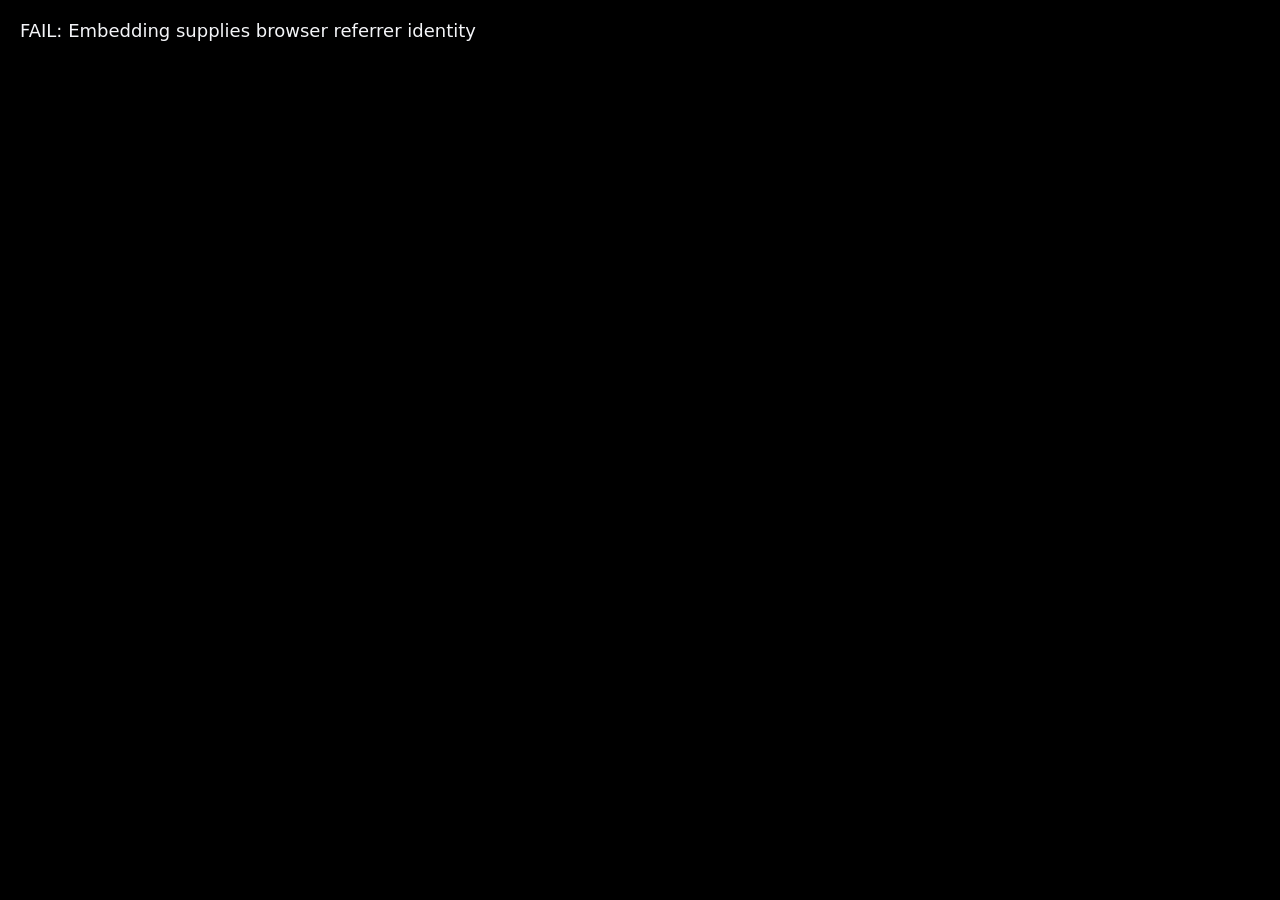
<file: tests/embedded-player.html>
<!doctype html><meta charset="utf-8"><title>BWOS embedded player regression</title>
<link rel="stylesheet" href="../ui/css/app.css"><div id="results" style="position:fixed;z-index:1000;padding:20px;font-size:18px">Running…</div><aside id="embedded-player" class="embedded-player"></aside>
<script type="module">
import {YouTubePlayer} from '../ui/js/youtube-player.js';
import {focus} from '../ui/js/focus.js';
import {playbackScope,focusPlayback,leavePlayback} from '../ui/js/playback.js';
const assert=(condition,message)=>{if(!condition)throw Error(message);};
const reports=[],instances=[];
class FakePlayer {
  constructor(mount,options){this.options=options;this.state=2;this.position=0;this.destroyed=false;this.iframe=document.createElement('iframe');mount.replaceWith(this.iframe);instances.push(this);queueMicrotask(()=>options.events.onReady({target:this}));}
  getIframe(){return this.iframe;} getPlayerState(){return this.state;} getCurrentTime(){return this.position;} getDuration(){return 120;}
  playVideo(){this.state=1;} pauseVideo(){this.state=2;} seekTo(value){this.position=value;} destroy(){this.destroyed=true;this.iframe.remove();}
  cuePlaylist(ids,index,start){this.ids=ids;this.index=index;this.position=start;this.state=5;}
  loadPlaylist(ids,index,start){this.cuePlaylist(ids,index,start);this.state=1;}
  getPlaylist(){return this.ids;} getPlaylistIndex(){return this.index;}
  playVideoAt(index){this.index=index;this.position=0;this.state=1;this.options.events.onStateChange({data:1});}
}
const root=document.getElementById('embedded-player');
const native=new YouTubePlayer(root,{sdk:async()=>({Player:FakePlayer}),report:async data=>reports.push({...data}),progress:async()=>{},openApp:async()=>{}});
try {
  await native.play({id:'zTSXiF_cxG8',title:'First video',position:31.8});
  assert(native.player.options.playerVars.start===31,'Continue watching starts from the saved position');
  assert(!root.hidden && native.player.state===1,'Visible player starts from one user selection');
  const fullscreen=root.getBoundingClientRect();
  assert(fullscreen.x===0 && fullscreen.y===0 && fullscreen.width===innerWidth && fullscreen.height===innerHeight,'Opening a video fills the entire viewport');
  native.hideControls();assert(root.classList.contains('controls-hidden') && getComputedStyle(native.controls.parentElement).display==='none','Idle controls leave the video unobstructed');
  assert(await native.handleInput('accept') && native.player.state===2,'A / phone select toggles playback in viewing mode');
  await native.handleInput('playPause');assert(native.player.state===1,'Explicit phone Play/Pause toggles playback');
  await native.handleInput('right');assert(native.player.position===10,'Right seeks in viewing mode');
  await native.handleInput('left');assert(native.player.position===0,'Left seeks back');
  native.player.state=3;await native.heartbeat();assert(native.status.textContent.startsWith('Buffering'),'Buffering is not mislabeled as paused');
  await native.control('toggle');assert(native.player.state===2,'Toggle pauses buffering playback');await native.control('resume');
  const nativeFrame=native.player.iframe.contentWindow;
  window.dispatchEvent(new MessageEvent('message',{origin:'https://untrusted.example',source:nativeFrame,data:{type:'bwos-native-controls-state',active:true,ok:true}}));
  assert(!native.controlsMode,'Untrusted frame responses cannot enter menu navigation');
  const navigation=native.handleInput('up');
  window.dispatchEvent(new MessageEvent('message',{origin:'https://www.youtube.com',source:nativeFrame,data:{type:'bwos-native-controls-state',active:true,ok:true}}));
  assert(await navigation && native.controlsMode,'Provider adapter acknowledgement enters native navigation');
  window.dispatchEvent(new MessageEvent('message',{origin:'https://www.youtube.com',source:nativeFrame,data:{type:'bwos-native-controls-state',active:false,ok:true}}));
  const bridge=[];
  native.nativeControl=async action=>{bridge.push(action);native.controlsMode=action!=='back' && action!=='hide';return true;};
  await native.handleInput('up');assert(native.controlsMode && bridge.at(-1)==='up','Up enters the provider controls instead of a separate BWOS bar');
  assert(!await native.handleInput('home') && bridge.at(-1)==='up','Home bypasses native menus and remains available to BWOS');
  const videoBounds=native.slot.getBoundingClientRect();
  assert(videoBounds.width===innerWidth && videoBounds.height===innerHeight && getComputedStyle(native.controls.parentElement).display==='none','Showing controls preserves the full video viewport and has no separate bar');
  await native.handleInput('right');assert(bridge.at(-1)==='right' && native.player.position===0,'D-pad navigates native controls without also seeking');
  await native.handleInput('options');assert(bridge.at(-1)==='settings','Options opens provider playback settings');
  await native.handleInput('back');assert(!native.controlsMode && !native.docked,'Back first leaves the control bar');
  native.showControls();
  assert(native.player.iframe.referrerPolicy==='strict-origin-when-cross-origin','Embedding supplies browser referrer identity');
  native.heartbeat();
  assert(getComputedStyle(native.controls.querySelector('[data-action="retry"]')).display==='none','A healthy player hides Retry visually and from controller focus');
  native.setDocked(true); assert(root.classList.contains('docked') && native.player.state===1,'Home keeps a single visible playing iframe');
  const shelf=document.createElement('button'); shelf.dataset.focus=''; shelf.textContent='Underlying Home card'; shelf.style.cssText='position:fixed;inset:500px 0 0;'; document.body.append(shelf);
  focus.setScope(playbackScope); focus.set(shelf); focusPlayback(); focus.move('right');
  assert(focus.current.dataset.action==='focus','D-pad stays within mini-player controls instead of selecting an overlapping Home card');
  leavePlayback(); assert(focus.current===shelf,'Back can leave the mini-player control scope'); shelf.remove();
  await native.control('seekForward','20'); assert(native.player.position===20,'Voice seek uses its requested interval');
  native.cover(true); assert(native.player.state===2,'A hidden/covered player pauses');
  native.player.state=3;native.player.options.events.onStateChange({data:3});assert(native.player.state===2,'Late buffering while covered cannot restart playback');
  let rejected=false;try{await native.control('resume');}catch{rejected=true;}assert(rejected,'A hidden player cannot resume');
  native.cover(false); await native.control('resume'); assert(native.player.state===1,'Visible paused player can resume');
  await native.play({id:'M7lc1UVf-VE',title:'Queue first',position:12},[{id:'M7lc1UVf-VE',title:'Queue first'},{id:'jNQXAC9IVRw',title:'Queue next'}]);
  const queuedPlayer=native.player,queuedFrame=queuedPlayer.iframe;
  assert(queuedPlayer.ids.length===2 && queuedPlayer.position===12,'Native playlist preserves the selected resume position');
  await native.control('nextMedia');
  assert(native.player===queuedPlayer && native.player.iframe===queuedFrame && native.video.id==='jNQXAC9IVRw','Next uses the native queue without recreating the iframe');
  queuedPlayer.index=0;queuedPlayer.options.events.onStateChange({data:1});
  assert(native.video.id==='M7lc1UVf-VE' && native.title.textContent==='Queue first','Native queue changes update BWOS metadata');
  native.setDocked(true);await native.control('nextMedia');assert(native.docked && native.video.id==='jNQXAC9IVRw','Background Next keeps the floating player docked');
  const first=native.player; await native.play({id:'abcdefghijk',title:'Second video'}); assert(first.destroyed && root.querySelectorAll('iframe').length===1,'A new video replaces rather than duplicates the player');
  native.player.options.events.onError({data:150}); assert(native.error.includes('must be watched on YouTube'),'Provider embedding refusal has an explicit Open YouTube recovery');
  assert(getComputedStyle(native.slot).display==='none' && getComputedStyle(native.controls.parentElement).display!=='none','Error recovery replaces the failed video instead of covering it');
  assert(native.controls.querySelector('[data-action="toggle"]').disabled,'Failed player does not promise Play');
  const failed=native.player;failed.options.events.onReady({target:failed});
  assert(failed.destroyed && !native.player && !native.ready,'Late readiness after failure cannot start a hidden ghost player');
  await native.close(); assert(root.hidden && reports.at(-1).ended,'Closing expires the local player after its pending report');
  let release; native.sdk=()=>new Promise(resolve=>{release=resolve;});
  const pending=native.play({id:'zTSXiF_cxG8',title:'Cancelled setup'}); await native.close(); release({Player:FakePlayer}); await pending;
  assert(root.hidden && root.querySelectorAll('iframe').length===0,'Closing during setup prevents a late ghost player');
  clearInterval(native.timer);
  document.getElementById('results').textContent='PASS: full-size playback, native queue without iframe replacement, metadata changes, menu bridge, docked Next, hidden pause and late-ready recovery.';
}catch(error){clearInterval(native.timer);document.getElementById('results').textContent='FAIL: '+error.message;}
</script>
</file>
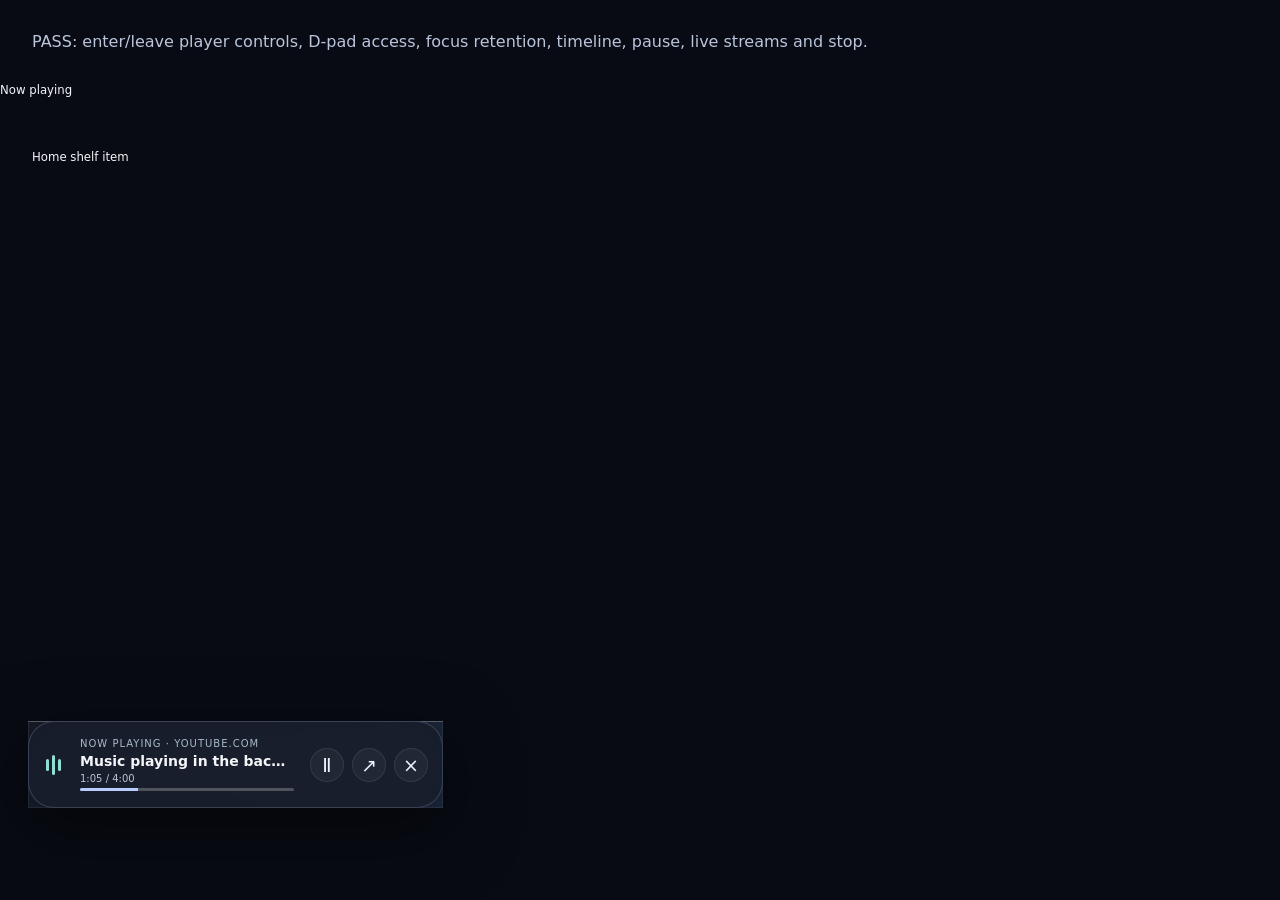
<file: tests/playback-ui.html>
<!doctype html>
<meta charset="utf-8">
<title>BWOS playback regression fixture</title>
<link rel="stylesheet" href="../ui/css/app.css">
<style>#results { padding:32px; font-size:16px; color:#bac5dc; }</style>
<div id="results">Checking floating controls…</div>
<button id="playback-status" data-focus hidden>Now playing</button>
<div class="row" style="position:absolute;top:150px;left:32px" data-row="fixture"><button id="home-card" data-focus>Home shelf item</button></div>
<div id="now-playing" class="now-playing"></div>
<div class="modal"><button data-focus style="position:fixed;left:32px;top:200px">Closed modal action</button></div>
<script type="module">
import { renderPlayback, focusPlayback, leavePlayback } from '../ui/js/playback.js';
import { focus } from '../ui/js/focus.js';
const root = document.getElementById('now-playing');
const assert = (condition, message) => { if (!condition) throw Error(message); };
try {
  const player = { id:'42', url:'https://www.youtube.com/tv', title:'Music playing in the background', paused:false, position:65.5, duration:240 };
  renderPlayback([player]);
  const homeCard = document.getElementById('home-card');
  focus.set(homeCard);
  assert(focusPlayback() && focus.current.closest('#now-playing'), 'X / Square enters floating controls from a shelf');
  assert(leavePlayback() && focus.current === homeCard, 'B / Circle returns to the previous item');
  focus.move('down');
  assert(focus.current.closest('#now-playing'), 'D-pad down can reach controls from the last shelf');
  assert(!document.getElementById('playback-status').hidden, 'The Now playing entry is visible');
  const row = root.firstElementChild;
  const pause = root.querySelector('[data-action="pause"]');
  focus.set(pause, { silent:true, instant:true });
  renderPlayback([{ ...player, position:67.5 }]);
  assert(root.firstElementChild === row, 'Playback updates must preserve the animated cloud');
  assert(focus.current === pause && pause.isConnected, 'Playback updates must preserve controller focus');
  assert(root.querySelector('.now-playing-time').textContent === '1:07 / 4:00', 'Elapsed playback time must advance');
  assert(root.querySelector('progress').value === 67.5, 'Progress must advance');
  renderPlayback([{ ...player, paused:true, position:67.5 }]);
  assert(root.querySelector('[data-action="resume"]'), 'Pause switches to a Play control');
  assert(focus.current.isConnected, 'Pause preserves usable controller focus');
  renderPlayback([{ ...player, duration:0 }]);
  assert(root.querySelector('progress').hidden, 'Live streams hide their duration bar');
  renderPlayback([{ ...player, paused:true, canControl:false, error:'YouTube could not play this video. Retry the player.' }]);
  assert(root.querySelector('[data-action="retry"][data-focus]'), 'Failed players expose controller-accessible Retry');
  assert(root.querySelector('[data-action="resume"]').disabled, 'Failed players do not offer a misleading Play action');
  renderPlayback([]);
  assert(root.hidden, 'Stopped players hide the cloud');
  renderPlayback([player]);
  document.getElementById('results').textContent = 'PASS: enter/leave player controls, D-pad access, focus retention, timeline, pause, live streams and stop.';
} catch (error) { document.getElementById('results').textContent = 'FAIL: ' + error.message; }
</script>
</file>
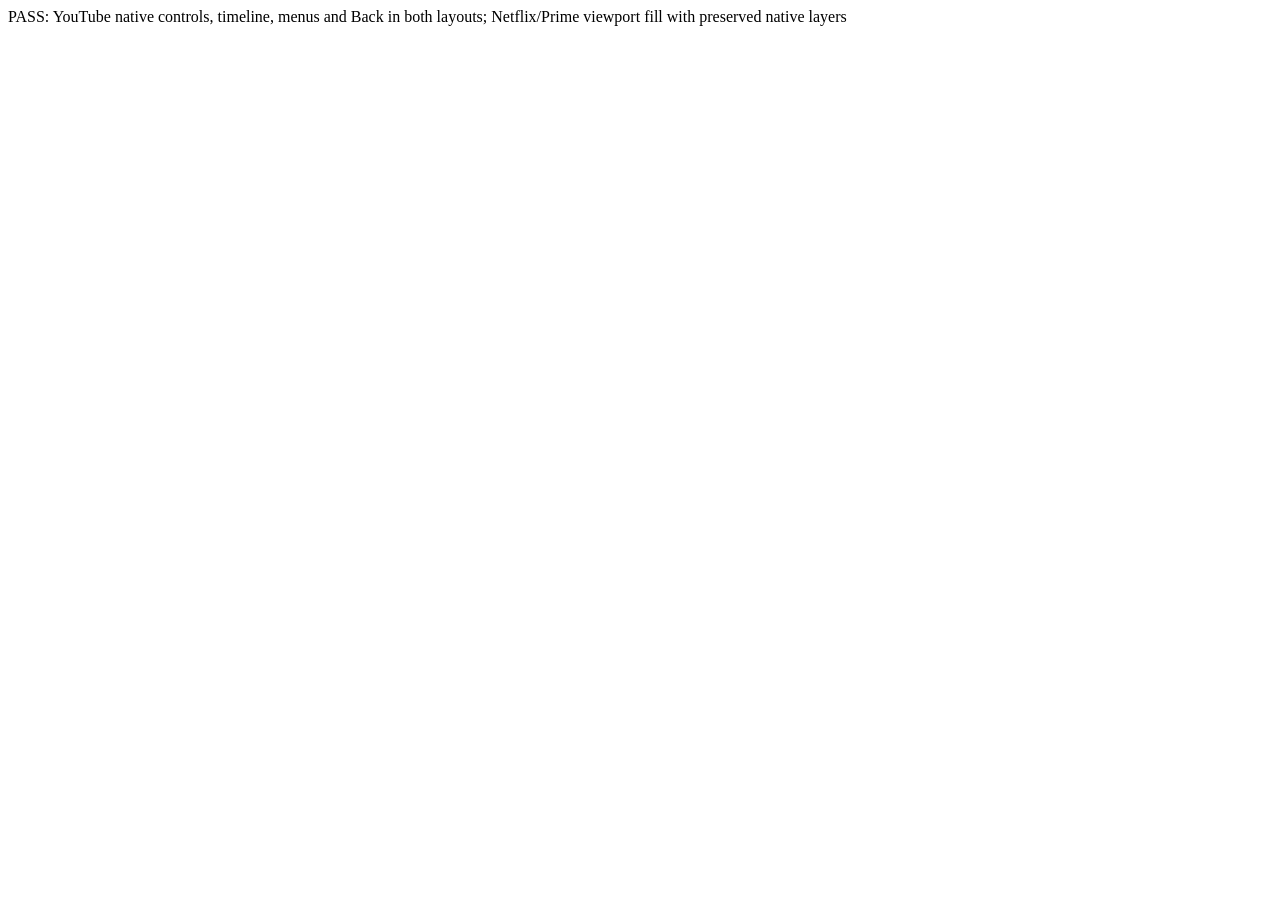
<file: tests/provider-player.html>
<!doctype html><meta charset="utf-8"><title>BWOS provider fullscreen regression</title>
<div id="results">Running…</div>
<script type="module">
const source=await (await fetch('../extensions/bwos-tv/remote.js')).text();
const css=await (await fetch('../extensions/bwos-tv/remote.css')).text();
const assert=(value,message)=>{if(!value)throw Error(message);};
try {
  for(const mobile of [false,true]) {
    const frame=document.createElement('iframe');frame.style.cssText='width:960px;height:540px;border:0';document.body.append(frame);
    const doc=frame.contentDocument,win=frame.contentWindow;
    const playClass=mobile?'player-control-play-pause-icon':'ytp-play-button';
    const settingsClass=mobile?'player-settings-icon':'ytp-settings-button';
    const sliderClass=mobile?'ytPlayerProgressBarDragContainer':'ytp-progress-bar';
    doc.body.innerHTML=`<style>body{margin:0}#movie_player{width:100vw;height:100vh;background:#111}button{width:100px;height:50px}.native-controls{position:absolute;bottom:0}[role=slider]{width:90vw;height:30px}[role=menuitem]{display:block;height:40px;width:300px}</style><div id="movie_player"><video></video><div class="native-controls ytp-chrome-controls"><div role="slider" tabindex="0" class="${sliderClass}"></div><button class="${playClass}">Play</button><button class="${settingsClass}">Settings</button></div></div><div class="ytp-settings-menu" role="menu" style="display:none"><button role="menuitem">Quality</button><button role="menuitem">Captions</button></div>`;
    const replies=[],handlers={};let clicks=0,seeks=0;
    const parent={postMessage:message=>replies.push(message)},standalone={parent};
    const play=doc.querySelector('.'+playClass),settings=doc.querySelector('.'+settingsClass),menu=doc.querySelector('[role=menu]'),bar=doc.querySelector('[role=slider]');
    play.onclick=()=>clicks++;settings.onclick=()=>{menu.style.display=menu.style.display==='none'?'block':'none';};
    bar.addEventListener('keydown',event=>{if(event.key==='ArrowRight' && event.keyCode===39)seeks++;});
    const initialize=new win.Function('window','location','chrome','addEventListener','setTimeout','clearTimeout',source);
    initialize(standalone,{hostname:'www.youtube.com',pathname:'/embed/M7lc1UVf-VE'},{runtime:{sendMessage(){}}},(type,handler)=>{handlers[type]=handler;},()=>0,()=>{});
    const command=action=>handlers.message({source:parent,origin:'http://127.0.0.1:47913',data:{type:'bwos-native-controls',action}});
    command('up');assert(doc.activeElement===bar,'Controller focuses the native timeline');
    command('right');assert(seeks===1,'Native timeline receives one seek');
    command('down');command('accept');assert(clicks===1,'Controller activates the native Play button');
    command('settings');command('down');assert(doc.activeElement.textContent==='Quality','Controller reaches the native settings item');
    command('back');assert(menu.style.display==='none','Back dismisses native menus');
    command('back');assert(replies.at(-1).active===false,'Back returns to viewing');
    assert(!doc.querySelector('#bwos-ring,#bwos-hint'),'Embedded player receives no foreign overlay');
    assert(doc.querySelector('#movie_player').getBoundingClientRect().height===win.innerHeight,'Controls do not shrink the video');
    frame.remove();
  }
  for(const hostname of ['www.netflix.com','www.primevideo.com']) {
    const frame=document.createElement('iframe');frame.style.cssText='width:960px;height:540px;border:0';document.body.append(frame);
    const doc=frame.contentDocument,win=frame.contentWindow;
    doc.body.innerHTML='<style>'+css+'</style><div class="watch-video--player-view atvwebplayersdk-player-container" style="width:500px;height:280px"><video style="width:100%;height:100%"></video><button id="captions">Native captions</button><div id="ad-container" style="display:none">Native advertisement layer</div></div>';
    const video=doc.querySelector('video'),box=video.parentElement;let paused=false;
    Object.defineProperties(video,{duration:{get:()=>hostname.includes('netflix')?60:600},paused:{get:()=>paused},muted:{get:()=>false},readyState:{get:()=>4}});
    video.play=async()=>{paused=false;};video.pause=()=>{paused=true;};
    const keys=[];
    const chrome={runtime:{onMessage:{addListener(){}},sendMessage(message,reply){reply?.({});}},storage:{local:{get(key,reply){reply({home:'http://127.0.0.1:47913/'});}}}};
    const standalone={dispatchEvent:event=>win.dispatchEvent(event)};standalone.top=standalone;
    const initialize=new win.Function('window','location','chrome','history','setInterval','setTimeout','addEventListener',source);
    initialize(standalone,{hostname,pathname:hostname.includes('netflix')?'/watch/123':'/detail/ABC',href:'https://'+hostname+'/watch/123',hash:'#bwos-play'},chrome,{replaceState(){}},()=>0,()=>0,(type,handler)=>{if(type==='keydown')keys.push(handler);});
    video.dispatchEvent(new win.Event('playing',{bubbles:true}));
    const rect=box.getBoundingClientRect();
    assert(box.classList.contains('bwos-fill') && rect.width===win.innerWidth && rect.height===win.innerHeight,hostname+' player fills its viewport');
    assert(box.contains(doc.querySelector('#captions')) && box.contains(doc.querySelector('#ad-container')),'Native controls, captions and advertising layers stay with the player');
    let stopped=false;const event={key:'Enter',preventDefault(){},stopImmediatePropagation(){stopped=true;}};
    for(const key of keys){key(event);if(stopped)break;}
    assert(paused,'Controller select toggles the filled provider player');
    stopped=false;event.key='Escape';for(const key of keys){key(event);if(stopped)break;}
    assert(!box.classList.contains('bwos-fill'),'Back exits filled playback without removing the player');
    frame.remove();
  }
  document.querySelector('#results').textContent='PASS: YouTube native controls, timeline, menus and Back in both layouts; Netflix/Prime viewport fill with preserved native layers';
}catch(error){document.querySelector('#results').textContent='FAIL: '+error.message;throw error;}
</script>
</file>
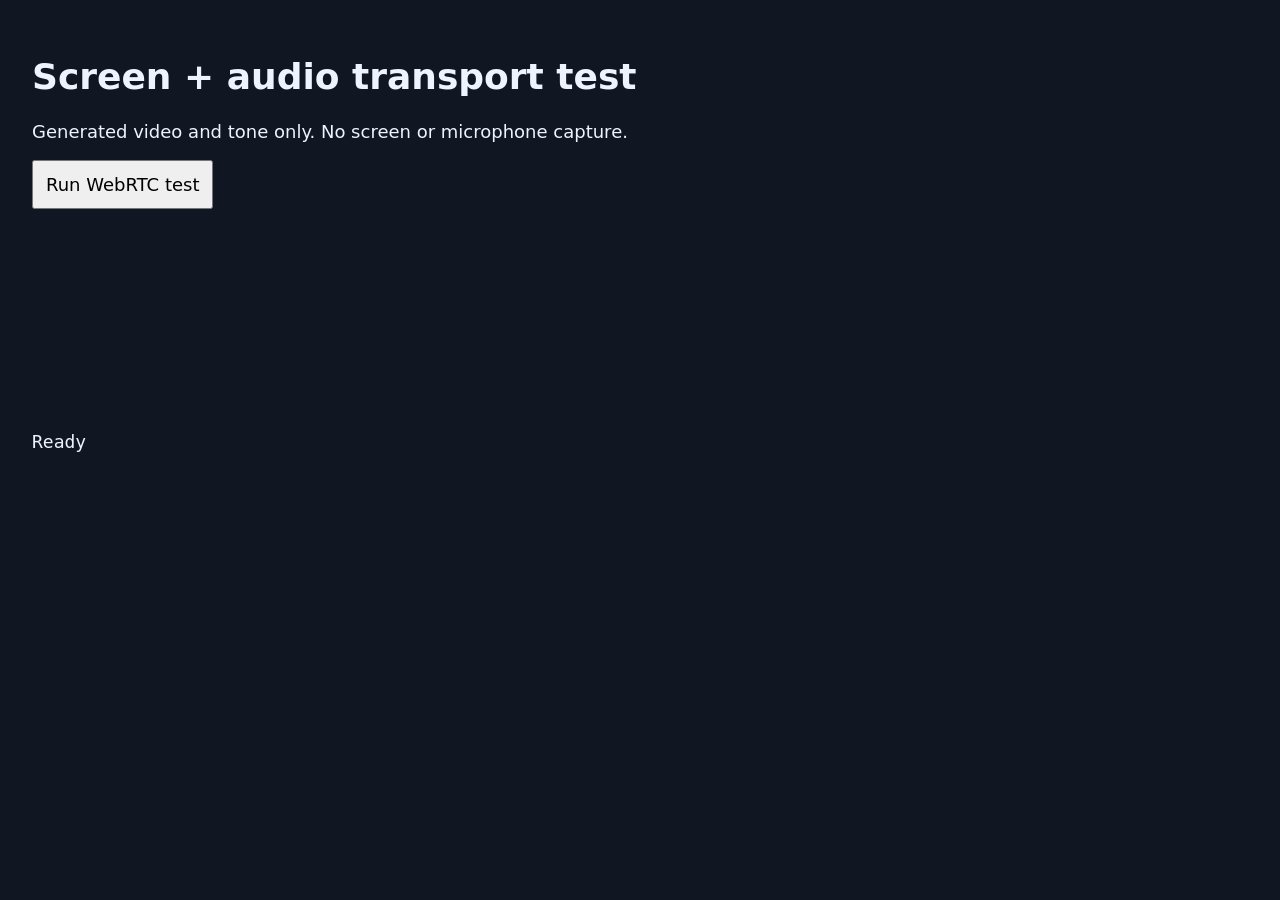
<file: tests/screen-stream.html>
<!doctype html><html lang="en"><meta charset="utf-8"><title>BWOS WebRTC verification</title>
<style>body{font:18px system-ui;background:#101722;color:#edf3ff;padding:24px}canvas,video{width:320px;border-radius:12px}button{font:inherit;padding:12px;margin-bottom:20px}#result{white-space:pre-wrap}</style>
<h1>Screen + audio transport test</h1><p>Generated video and tone only. No screen or microphone capture.</p>
<button id="run">Run WebRTC test</button><div><canvas id="source" width="640" height="360"></canvas><video id="target" muted autoplay playsinline></video></div><pre id="result">Ready</pre>
<script type="module">
import {ScreenPeer} from '../ui/js/screen-peer.js';
const result=document.querySelector('#result');
document.querySelector('#run').onclick=async()=>{
  document.querySelector('#run').disabled=true;
  const canvas=document.querySelector('canvas'),video=document.querySelector('video'),ctx=canvas.getContext('2d');
  let timer,host,viewer,audio;
  const assert=(condition,message)=>{if(!condition)throw Error(message);result.textContent+='\nPASS: '+message;};
  try {
    result.textContent='Negotiating…';
    let frame=0;timer=setInterval(()=>{ctx.fillStyle=frame++%2?'#275584':'#317c64';ctx.fillRect(0,0,640,360);ctx.fillStyle='#fff';ctx.font='32px system-ui';ctx.fillText('BWOS · generated frame '+frame,40,180);},60);
    audio=new AudioContext();await audio.resume();const oscillator=audio.createOscillator(),gain=audio.createGain(),destination=audio.createMediaStreamDestination();gain.gain.value=.03;oscillator.connect(gain).connect(destination);oscillator.start();
    const source=canvas.captureStream(15);source.addTrack(destination.stream.getAudioTracks()[0]);
    const hostSignals=[],viewerSignals=[],received=new MediaStream();
    host=new ScreenPeer({stream:source,send:async(type,data)=>hostSignals.push({type,data})});
    viewer=new ScreenPeer({send:async(type,data)=>viewerSignals.push({type,data}),received:track=>{received.addTrack(track);video.srcObject=received;video.play().catch(()=>{});}});
    await host.offer();
    const deadline=Date.now()+12000;
    while(Date.now()<deadline && (host.pc.connectionState!=='connected' || received.getTracks().length<2 || video.videoWidth===0)) {
      await viewer.receive(hostSignals.splice(0));await host.receive(viewerSignals.splice(0));await new Promise(resolve=>setTimeout(resolve,100));
    }
    assert(host.pc.connectionState==='connected' && viewer.pc.connectionState==='connected','Two actual WebRTC peers connected');
    assert(received.getVideoTracks().length===1 && received.getAudioTracks().length===1,'Screen and audio tracks arrived');
    assert(video.videoWidth===640 && video.videoHeight===360,'Receiver decoded video frames');
    const analyser=audio.createAnalyser();audio.createMediaStreamSource(received).connect(analyser);await new Promise(resolve=>setTimeout(resolve,600));
    const values=new Uint8Array(analyser.fftSize);analyser.getByteTimeDomainData(values);
    assert(values.some(value=>Math.abs(value-128)>1),'Received audio contains the generated tone');
    source.getTracks().forEach(track=>track.stop());host.close();viewer.close();
    assert(host.pc.connectionState==='closed' && viewer.pc.connectionState==='closed','Stop closes both media connections');
    result.dataset.status='passed';
  }catch(error){result.textContent+='\nFAIL: '+error.message;result.dataset.status='failed';}
  finally{clearInterval(timer);host?.close();viewer?.close();await audio?.close();}
};
</script></html>
</file>
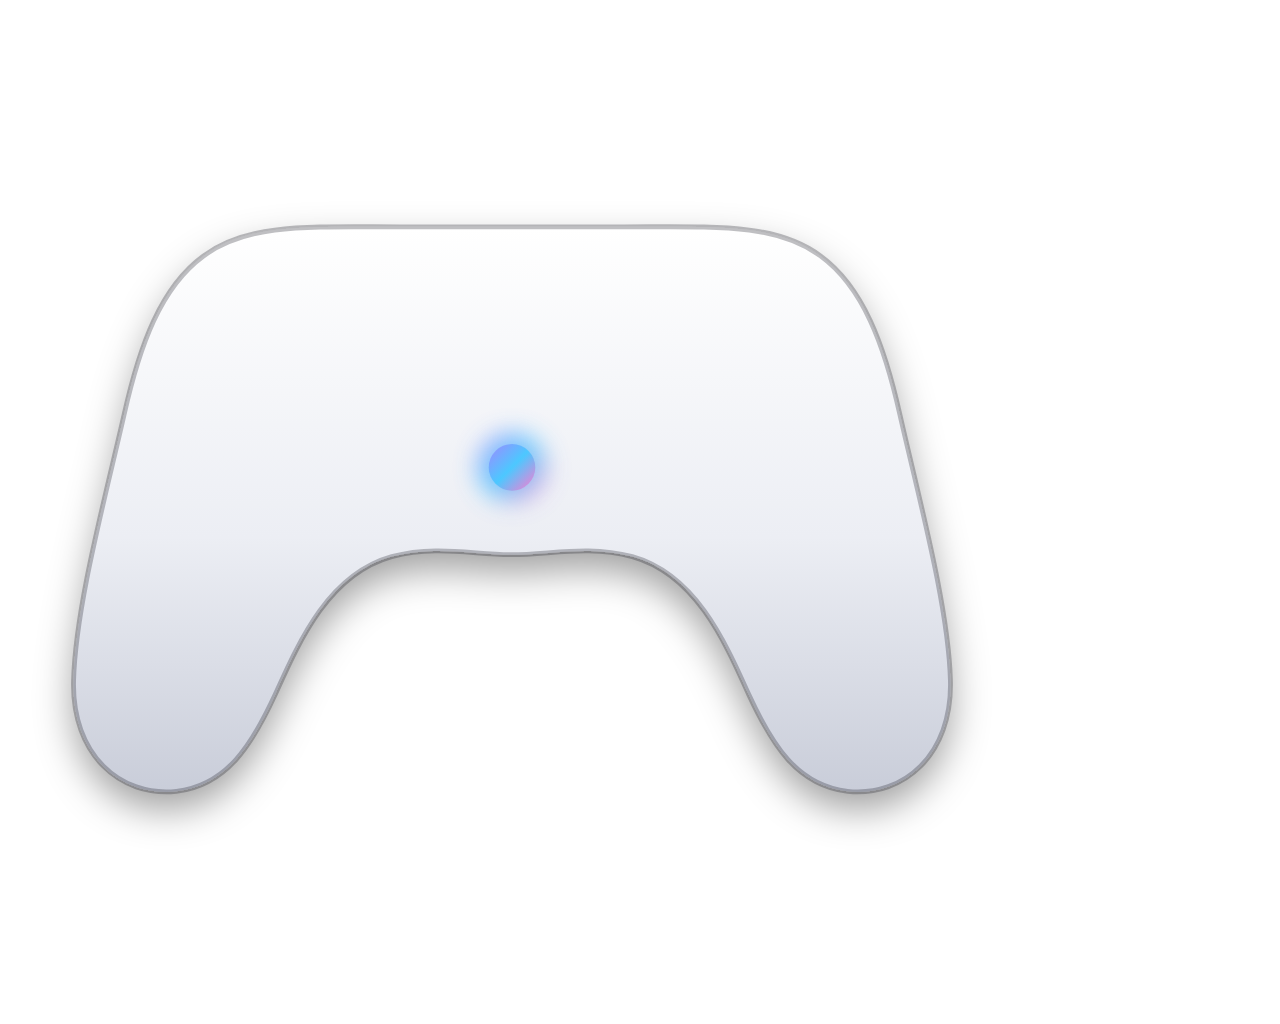
<file: tools/icon/icon.html>
<!doctype html>
<!--
  BWOS app icon, rendered by tools/make-icon.ps1 (headless Edge → PNG → ICO). The same shape drives
  the intro animation in ui/index.html. 1024 × 1024, transparent. "?small" = the 16–32 px version.

  Concept: the shape is the icon. A minimal DualSense-style controller silhouette in soft white and
  silver, with one point of colour: the home button, lit. A fine edge keeps it readable on light
  backgrounds; the drop shadow lifts it off dark ones.
-->
<html>
<head>
<meta charset="utf-8">
<style>
  html, body { margin: 0; width: 1024px; height: 1024px; background: transparent; overflow: hidden; }
  svg { position: absolute; left: 0; top: 0; }
  .small #edge { stroke-width: 16; stroke-opacity: 0.45; }
  .small #halo { display: none; }
  .small #home-dot { r: 40px; }
</style>
</head>
<body>
<svg width="1024" height="1024" viewBox="0 0 1024 1024">
  <defs>
    <path id="body"/>
    <linearGradient id="shell" x1="0" y1="0" x2="0" y2="1">
      <stop offset="0" stop-color="#ffffff"/><stop offset="0.55" stop-color="#eceef4"/><stop offset="1" stop-color="#c9cdd9"/>
    </linearGradient>
    <linearGradient id="sheen" x1="0" y1="0" x2="0" y2="1">
      <stop offset="0" stop-color="#fff" stop-opacity="0.9"/><stop offset="0.25" stop-color="#fff" stop-opacity="0"/>
    </linearGradient>
    <linearGradient id="home" x1="0" y1="0" x2="1" y2="1">
      <stop offset="0" stop-color="#9d8bff"/><stop offset="0.5" stop-color="#4cc8ff"/><stop offset="1" stop-color="#ff7ad0"/>
    </linearGradient>
    <clipPath id="clip-body"><use href="#body"/></clipPath>
    <filter id="shadow" x="-10%" y="-10%" width="120%" height="140%">
      <feDropShadow dx="0" dy="18" stdDeviation="20" flood-color="#000" flood-opacity="0.38"/>
    </filter>
    <filter id="glow" x="-150%" y="-150%" width="400%" height="400%"><feGaussianBlur stdDeviation="12"/></filter>
  </defs>

  <g transform="translate(512 512) scale(0.97) translate(-512 -586)">
    <use href="#body" fill="url(#shell)" filter="url(#shadow)"/>
    <g clip-path="url(#clip-body)">
      <!-- a soft highlight along the top edge, like light on a glossy shell -->
      <rect x="0" y="286" width="1024" height="140" fill="url(#sheen)" opacity="0.7"/>
    </g>
    <use id="edge" href="#body" fill="none" stroke="#1a1c24" stroke-opacity="0.28" stroke-width="5"/>
    <!-- the home button, lit -->
    <circle id="halo" cx="512" cy="540" r="36" fill="url(#home)" filter="url(#glow)" opacity="0.85"/>
    <circle id="home-dot" cx="512" cy="540" r="24" fill="url(#home)"/>
  </g>
</svg>
<script>
  if (location.search.includes('small')) document.body.classList.add('small');
  // The silhouette: the right half as cubic segments, mirrored for the left, so it is exactly symmetric.
  const right = [[512, 292], [628, 292], [722, 292, 784, 288, 830, 322], [874, 354, 896, 414, 912, 486],
    [932, 574, 962, 684, 964, 760], [966, 836, 916, 880, 858, 874], [806, 868, 780, 826, 756, 774],
    [730, 716, 700, 650, 636, 632], [590, 620, 552, 630, 512, 630]];
  const m = (x) => 1024 - x, p = (x, y) => x + ' ' + y;
  let d = 'M' + p(...right[0]) + ' L' + p(...right[1]);
  for (const c of right.slice(2)) d += ' C' + p(c[0], c[1]) + ' ' + p(c[2], c[3]) + ' ' + p(c[4], c[5]);
  const segs = right.slice(2), ends = [right[1], ...segs.map((c) => [c[4], c[5]])];
  for (let i = segs.length - 1; i >= 0; i--) { const c = segs[i], e = ends[i]; d += ' C' + p(m(c[2]), c[3]) + ' ' + p(m(c[0]), c[1]) + ' ' + p(m(e[0]), e[1]); }
  d += ' L' + p(...right[0]) + ' Z';
  document.getElementById('body').setAttribute('d', d);
</script>
</body>
</html>
</file>
<file: ui/css/app.css>
/* BWOS — 10-foot interface
   Sizing: 1rem = 1/120 of the screen width (16px at 1920×1080), so the whole UI
   scales with the projector/TV resolution and keeps its proportions. */

:root {
  --bg: #07080c;
  --panel: rgba(22, 24, 33, 0.72);
  --panel-solid: #14161f;
  --line: rgba(255, 255, 255, 0.08);
  --text: #f4f5f8;
  --text-2: rgba(244, 245, 248, 0.72);
  --text-3: rgba(244, 245, 248, 0.46);
  --accent: #8b7bff;
  --accent-2: #22d3ee;
  --ok: #3ddc97;
  --warn: #ffb547;
  --danger: #ff5a6a;
  --ambient: 110, 90, 255;             /* rgb triplet, tinted from the focused artwork */
  --ease: cubic-bezier(0.2, 0.8, 0.2, 1);
  --ease-soft: cubic-bezier(0.4, 0, 0.2, 1);
  --radius: 1.1rem;
  /* Frosted glass (tvOS-style): translucent fill + heavy blur + saturation + a lit top edge */
  --glass: rgba(255, 255, 255, 0.075);
  --glass-strong: rgba(38, 40, 52, 0.62);
  --glass-blur: blur(42px) saturate(185%);
  --glass-edge: inset 0 1px 0 rgba(255, 255, 255, 0.2), inset 0 0 0 1px rgba(255, 255, 255, 0.07);
  --lift: 0 2rem 3.6rem rgba(0, 0, 0, 0.55), 0 0.6rem 1.2rem rgba(0, 0, 0, 0.3);
  --gutter: 4.5rem;
  color-scheme: dark;
}

/* Registered so they can be animated smoothly by CSS (idle float of the focused poster). */
@property --fx { syntax: '<angle>'; inherits: false; initial-value: 0deg; }
@property --fy { syntax: '<angle>'; inherits: false; initial-value: 0deg; }
@property --gx { syntax: '<percentage>'; inherits: true; initial-value: 30%; }
@property --gy { syntax: '<percentage>'; inherits: true; initial-value: 20%; }

* { box-sizing: border-box; margin: 0; padding: 0; }

html {
  font-size: min(calc(100vw / 120), calc(100vh / 67.5));
  background: var(--bg);
}

body {
  width: 100vw;
  height: 100vh;
  overflow: hidden;
  background: var(--bg);
  color: var(--text);
  font-family: "Segoe UI Variable Display", "Segoe UI Variable Text", "Segoe UI", system-ui, sans-serif;
  font-size: 1.1rem;
  -webkit-font-smoothing: antialiased;
  user-select: none;
  cursor: default;
}
body.hide-cursor, body.hide-cursor * { cursor: none !important; }

button { font: inherit; color: inherit; background: none; border: 0; }
img { display: block; }

/* ------------------------------------------------------------------ background */

#bg { position: fixed; inset: 0; z-index: 0; overflow: hidden; }
.bg-layer {
  position: absolute;
  top: 0; left: 0; right: 0;
  height: 78vh;                         /* Steam hero art is ~3:1 – show it as a top band */
  background-size: cover;
  background-position: center 25%;
  -webkit-mask-image: linear-gradient(180deg, #000 45%, rgba(0, 0, 0, 0.55) 75%, transparent 100%);
          mask-image: linear-gradient(180deg, #000 45%, rgba(0, 0, 0, 0.55) 75%, transparent 100%);
  opacity: 0;
  transform: scale(1.04);
  transition: opacity 0.9s var(--ease-soft), transform 6s var(--ease-soft);
}
.bg-layer.show { opacity: 1; transform: scale(1); }
.bg-ambient {
  position: absolute;
  inset: 0;
  background:
    radial-gradient(60rem 40rem at 12% 0%, rgba(var(--ambient), 0.28), transparent 70%),
    radial-gradient(50rem 30rem at 100% 100%, rgba(var(--ambient), 0.12), transparent 70%);
  transition: background 1.2s var(--ease-soft);
}
.bg-scrim {
  position: absolute;
  inset: 0;
  background:
    linear-gradient(90deg, rgba(7, 8, 12, 0.92) 0%, rgba(7, 8, 12, 0.7) 28%, rgba(7, 8, 12, 0.12) 60%, transparent 100%),
    linear-gradient(0deg, var(--bg) 0%, rgba(7, 8, 12, 0.88) 42%, rgba(7, 8, 12, 0.1) 70%, rgba(7, 8, 12, 0.35) 100%);
}
body[data-view="games"] .bg-scrim { background: linear-gradient(180deg, rgba(7, 8, 12, 0.72), rgba(7, 8, 12, 0.94) 60%); }
body[data-view="watch"] .bg-scrim,
body[data-view="settings"] .bg-scrim { background: rgba(7, 8, 12, 0.9); }

/* ------------------------------------------------------------------ top bar */

#topbar {
  position: fixed;
  top: 0; left: 0; right: 0;
  height: 7rem;
  padding: 0 var(--gutter);
  display: flex;
  align-items: center;
  gap: 3rem;
  z-index: 20;
  transition: opacity 0.5s var(--ease-soft);
}
.brand { display: flex; align-items: center; gap: 0.8rem; font-weight: 700; font-size: 1.35rem; letter-spacing: 0.14em; }
.brand img { width: 2.5rem; height: 2.5rem; filter: drop-shadow(0 0.25rem 0.7rem rgba(var(--ambient), 0.5)); }   /* follows the controller's shape */

#tabs { position: absolute; left: 50%; transform: translateX(-50%); display: flex; gap: 0.3rem; padding: 0.4rem; border-radius: 99rem; background: var(--glass); box-shadow: var(--glass-edge), 0 1rem 2.4rem rgba(0, 0, 0, 0.25); backdrop-filter: var(--glass-blur); -webkit-backdrop-filter: var(--glass-blur); }
.tab {
  position: relative;
  padding: 0.6rem 1.1rem;
  border-radius: 99rem;
  font-size: 1.2rem;
  font-weight: 600;
  color: var(--text-2);
  transition: background 0.25s var(--ease), color 0.25s var(--ease), transform 0.25s var(--ease);
}
.tab.active { color: var(--text); background: rgba(255, 255, 255, 0.1); }
.tab.is-focused { background: rgba(255, 255, 255, 0.96); color: #0b0c10; transform: scale(1.08); box-shadow: 0 0.8rem 1.8rem rgba(0, 0, 0, 0.35); }

.status { margin-left: auto; display: flex; align-items: center; gap: 2rem; color: var(--text-2); }
.clock { font-size: 1.5rem; font-weight: 600; color: var(--text); font-variant-numeric: tabular-nums; }
.user { display: flex; align-items: center; gap: 0.8rem; font-weight: 600; color: var(--text); }
.user img, .user .avatar-fallback { width: 2.6rem; height: 2.6rem; border-radius: 50%; object-fit: cover; box-shadow: 0 0 0 0.15rem rgba(255, 255, 255, 0.15); }
.avatar-fallback { display: grid; place-items: center; background: linear-gradient(135deg, var(--accent), var(--accent-2)); font-weight: 700; }
.pad-status { display: flex; align-items: center; gap: 0.5rem; font-size: 1rem; }
.pad-status svg { width: 1.9rem; height: 1.9rem; }
.pad-status.off { opacity: 0.35; }
/* Controller and profile are buttons: controller settings, and your name. */
.pad-status, .user {
  border: 0; background: transparent; font: inherit; cursor: pointer;
  padding: 0.45rem 0.95rem; border-radius: 99rem;
  transition: background 0.25s var(--ease-soft), color 0.25s, transform 0.3s var(--ease), box-shadow 0.3s;
}
.pad-status { color: inherit; }
.user { padding-left: 0.45rem; }
.pad-status.is-focused, .user.is-focused { background: rgba(255, 255, 255, 0.96); color: #0b0c10; opacity: 1; transform: scale(1.08); box-shadow: 0 0.8rem 1.8rem rgba(0, 0, 0, 0.35); }
.avatar-fallback svg { width: 1.5rem; height: 1.5rem; }
/* Name editor */
.field {
  width: 100%; padding: 1rem 1.3rem; margin-bottom: 1.4rem;
  font: inherit; font-size: 1.5rem; font-weight: 600; color: var(--text);
  background: rgba(255, 255, 255, 0.08); border: 0; border-radius: 1rem; outline: none;
  box-shadow: inset 0 0 0 1px rgba(255, 255, 255, 0.14);
  transition: box-shadow 0.25s, background 0.25s;
}
.field.is-focused { background: rgba(255, 255, 255, 0.14); box-shadow: inset 0 0 0 0.15rem rgba(255, 255, 255, 0.9); }
.field::placeholder { color: var(--text-3); }
.modal-name { width: 46rem; }
.modal-name.with-qr { width: 66rem; display: grid; grid-template-columns: 1fr 15rem; gap: 2.2rem; align-items: start; }
.modal-name .qr-box { width: 15rem; }
.modal-name .qr-note { font-size: 0.95rem; color: var(--text-3); margin-top: 0.7rem; text-align: center; }
/* Controller panel */
.modal-controls { width: 60rem; }
.modal-controls .setting { width: 100%; margin-bottom: 0.6rem; }
.pad-list { display: flex; gap: 0.8rem; flex-wrap: wrap; margin-bottom: 1.4rem; }
.pad-chip { display: flex; align-items: center; gap: 0.6rem; padding: 0.55rem 1rem; border-radius: 99rem; background: rgba(255, 255, 255, 0.08); color: var(--text-2); font-size: 1rem; }
.pad-chip svg { width: 1.4rem; height: 1.4rem; }
.button-map { display: grid; grid-template-columns: repeat(4, 1fr); gap: 0.5rem 1.4rem; margin: 1.2rem 0 1.6rem; font-size: 0.95rem; color: var(--text-2); }
.button-map b { color: var(--text); font-weight: 700; margin-right: 0.4rem; }
.battery { display: inline-flex; gap: 0.12rem; align-items: flex-end; height: 0.9rem; }
.battery i { width: 0.28rem; background: currentColor; border-radius: 0.1rem; opacity: 0.25; }
.battery i:nth-child(1) { height: 40%; } .battery i:nth-child(2) { height: 70%; } .battery i:nth-child(3) { height: 100%; }
.battery i.on { opacity: 1; }
.battery.low { color: var(--danger); }

/* ------------------------------------------------------------------ views */

#views { position: fixed; inset: 0; z-index: 5; }
.view {
  position: absolute;
  inset: 0;
  opacity: 0;
  transform: translateY(1.5rem) scale(0.995);
  pointer-events: none;
  transition: opacity 0.4s var(--ease-soft), transform 0.5s var(--ease);
}
.view:not(.active) { visibility:hidden; }
.view.active { opacity: 1; transform: none; pointer-events: auto; visibility:visible; }

.view-scroll { position: absolute; top: 7rem; left: 0; right: 0; bottom: 0; overflow: hidden; }
.scroller { transition: transform 0.5s var(--ease); will-change: transform; }
.view-scroll > .scroller { padding: 1.5rem var(--gutter) 12rem; }

.view-head { display: flex; align-items: flex-end; justify-content: space-between; gap: 2rem; margin-bottom: 2.2rem; }
.view-head h2, .section-title { font-size: 2.6rem; font-weight: 700; letter-spacing: -0.01em; }
.count { font-size: 1.4rem; color: var(--text-3); font-weight: 600; margin-left: 0.8rem; }

/* ------------------------------------------------------------------ hero (home) */

.hero {
  position: absolute;
  left: var(--gutter);
  top: 9.5rem;
  width: 52rem;
  height: 24rem;
  display: flex;
  flex-direction: column;
  justify-content: flex-end;
  gap: 1rem;
}
.hero > * { transition: opacity 0.35s var(--ease-soft), transform 0.45s var(--ease); }
.hero.swap > * { opacity: 0; transform: translateY(0.6rem); }
.hero-kicker { display: flex; align-items: center; gap: 0.8rem; font-size: 1rem; font-weight: 700; letter-spacing: 0.16em; text-transform: uppercase; color: var(--text-2); }
.hero-kicker .pill { padding: 0.25rem 0.7rem; border-radius: 99rem; background: rgba(255, 255, 255, 0.12); letter-spacing: 0.08em; }
.hero-kicker .pill.live { background: var(--ok); color: #04130c; }
.hero-titlebox { min-height: 6rem; display: flex; align-items: flex-end; }
.hero-logo { max-width: 32rem; max-height: 11rem; object-fit: contain; object-position: left bottom; filter: drop-shadow(0 0.4rem 1.4rem rgba(0, 0, 0, 0.6)); display: none; }
.hero-logo.show { display: block; }
.hero-title { font-size: 4.4rem; line-height: 1.02; font-weight: 700; letter-spacing: -0.02em; text-shadow: 0 0.3rem 2rem rgba(0, 0, 0, 0.5); display: -webkit-box; -webkit-line-clamp: 2; -webkit-box-orient: vertical; overflow: hidden; }
.hero-title.hidden { display: none; }
.hero-meta { display: flex; flex-wrap: wrap; align-items: center; gap: 0.5rem 1.4rem; font-size: 1.2rem; color: var(--text-2); font-weight: 500; }
.hero-meta span + span::before { content: ""; display: inline-block; width: 0.3rem; height: 0.3rem; border-radius: 50%; background: var(--text-3); margin-right: 1.4rem; vertical-align: middle; }
.hero-desc { font-size: 1.15rem; color: var(--text-3); max-width: 44rem; line-height: 1.45; min-height: 1.6rem; }

/* ------------------------------------------------------------------ rows (home) */

.rows-viewport { position: absolute; left: 0; right: 0; top: 36rem; bottom: 5.2rem; overflow: hidden; -webkit-mask-image: linear-gradient(180deg, #000 88%, transparent); mask-image: linear-gradient(180deg, #000 88%, transparent); }
.row { margin-bottom: 1.2rem; transition: opacity 0.4s var(--ease-soft); }
.row.past { opacity: 0; }
.row-title { padding: 0 var(--gutter); font-size: 1.35rem; font-weight: 600; color: var(--text-3); margin-bottom: 0.2rem; transition: color 0.3s; display: flex; gap: 1rem; align-items: baseline; }
.row-title small { font-size: 1rem; font-weight: 500; color: var(--text-3); }
.row.current .row-title { color: var(--text); }
.row-viewport {
  overflow: hidden;
  padding: 1.3rem var(--gutter) 1.6rem;
  -webkit-mask-image: linear-gradient(90deg, transparent 0, #000 calc(var(--gutter) - 1rem), #000 calc(100% - 2rem), transparent 100%);
          mask-image: linear-gradient(90deg, transparent 0, #000 calc(var(--gutter) - 1rem), #000 calc(100% - 2rem), transparent 100%);
}
.row-track { position: relative; display: flex; gap: 1.6rem; transition: transform 0.5s var(--ease); will-change: transform; }

/* ------------------------------------------------------------------ cards */

.card {
  position: relative;
  flex: 0 0 auto;
  border-radius: var(--radius);
  overflow: hidden;
  background: var(--panel-solid);
  box-shadow: 0 0.6rem 1.6rem rgba(0, 0, 0, 0.35);
  transition: transform 0.32s var(--ease), box-shadow 0.32s var(--ease), opacity 0.3s;
  isolation: isolate;
}
.card::after {                                           /* specular sweep on focus */
  content: "";
  position: absolute;
  inset: 0;
  background: linear-gradient(115deg, transparent 30%, rgba(255, 255, 255, 0.22) 45%, transparent 60%);
  transform: translateX(-120%);
  pointer-events: none;
}
.card.is-focused {
  transform: perspective(60rem) scale(1.085) rotateX(calc(var(--rx, 0deg) + var(--fx))) rotateY(calc(var(--ry, 0deg) + var(--fy)));
  animation: none;
  z-index: 3;
  box-shadow:
    var(--lift),
    0 0 4.5rem rgba(var(--ambient), 0.35);
}
/* Moving glare that follows the tilt, like light on a tvOS poster */
.card .glare, .tile .glare {
  position: absolute; inset: -40%; z-index: 4; pointer-events: none; opacity: 0;
  background: radial-gradient(circle at var(--gx, 30%) var(--gy, 20%), rgba(255, 255, 255, 0.28), transparent 38%);
  transition: opacity 0.35s var(--ease-soft);
}
.card.is-focused .glare, .tile.is-focused .glare { opacity: 1; }
@keyframes float {
  0%, 100% { --fx: 0deg; --fy: 0deg; --gx: 30%; --gy: 20%; }
  25% { --fx: 1.4deg; --fy: -2deg; --gx: 22%; --gy: 34%; }
  50% { --fx: -0.8deg; --fy: 2.2deg; --gx: 72%; --gy: 26%; }
  75% { --fx: -1.4deg; --fy: -0.6deg; --gx: 46%; --gy: 12%; }
}
.card.is-focused, .tile.is-focused { outline: 0.2rem solid rgba(255, 255, 255, 0.92); outline-offset: 0.15rem; }
.tile--action.is-focused { outline-color: transparent; }
.card.is-focused::after { transform: translateX(120%); transition: transform 0.9s var(--ease-soft) 0.05s; }
.card.dim { opacity: 0.45; }

.card-art { position: absolute; inset: 0; }
.card-art img { width: 100%; height: 100%; object-fit: cover; opacity: 0; transition: opacity 0.4s; }
.card-art img.ready { opacity: 1; }

.card--portrait { width: 11.2rem; height: 16.8rem; }
.card--land { width: 24rem; height: 13.5rem; }
.card--land .card-art::after { content: ""; position: absolute; inset: 0; background: linear-gradient(0deg, rgba(0, 0, 0, 0.7), transparent 55%); }
.card-logo { position: absolute; left: 1.2rem; bottom: 1rem; max-width: 55%; max-height: 42%; object-fit: contain; object-position: left bottom; filter: drop-shadow(0 0.2rem 0.6rem rgba(0, 0, 0, 0.8)); z-index: 1; }
.card-label { position: absolute; left: 1.2rem; right: 1.2rem; bottom: 1rem; font-size: 1.4rem; font-weight: 700; z-index: 1; text-shadow: 0 0.2rem 0.8rem rgba(0, 0, 0, 0.8); }

.badge {
  position: absolute; top: 0.8rem; left: 0.8rem; z-index: 2;
  padding: 0.25rem 0.65rem; border-radius: 99rem;
  font-size: 0.8rem; font-weight: 700; letter-spacing: 0.06em; text-transform: uppercase;
  background: rgba(0, 0, 0, 0.55); backdrop-filter: blur(8px);
}
.badge.live { background: var(--ok); color: #04130c; }
.badge.warn { background: var(--warn); color: #1d1300; }
.badge .dot { display: inline-block; width: 0.45rem; height: 0.45rem; border-radius: 50%; background: currentColor; margin-right: 0.35rem; animation: pulse 1.6s infinite; vertical-align: 0.05rem; }
@keyframes pulse { 50% { opacity: 0.3; } }
.source-tag { position: absolute; right: 0.7rem; top: 0.7rem; z-index: 2; font-size: 0.72rem; font-weight: 700; letter-spacing: 0.08em; text-transform: uppercase; padding: 0.2rem 0.5rem; border-radius: 0.4rem; background: rgba(0, 0, 0, 0.55); opacity: 0; transition: opacity 0.25s; }
.card.is-focused .source-tag { opacity: 1; }

/* Generated artwork when a game has none */
.noart .card-art { background: linear-gradient(145deg, hsl(var(--h, 250) 55% 32%), hsl(calc(var(--h, 250) + 50) 60% 16%)); }
.noart .card-art::before {
  content: attr(data-title);
  position: absolute; inset: 0; padding: 1.2rem;
  display: flex; align-items: flex-end;
  font-size: 1.5rem; font-weight: 800; line-height: 1.1; letter-spacing: -0.01em;
  text-shadow: 0 0.2rem 1rem rgba(0, 0, 0, 0.4);
}
.card--portrait.noart .card-art::before { font-size: 1.35rem; align-items: center; justify-content: center; text-align: center; }

/* Streaming / app tiles */
.tile {
  position: relative;
  flex: 0 0 auto;
  width: 19rem;
  height: 10.7rem;
  border-radius: var(--radius);
  overflow: hidden;
  padding: 1.3rem 1.4rem;
  display: flex;
  flex-direction: column;
  justify-content: flex-end;
  background:
    radial-gradient(120% 140% at 0% 0%, color-mix(in srgb, var(--brand, #555) 90%, white 10%), transparent 70%),
    linear-gradient(160deg, color-mix(in srgb, var(--brand, #555) 70%, black 30%), color-mix(in srgb, var(--brand, #555) 25%, #07080c 75%));
  box-shadow: 0 0.6rem 1.6rem rgba(0, 0, 0, 0.35), inset 0 1px 0 rgba(255, 255, 255, 0.18), inset 0 0 0 1px rgba(255, 255, 255, 0.06);
  transition: transform 0.32s var(--ease), box-shadow 0.32s var(--ease);
  isolation: isolate;
}
.tile::after { content: ""; position: absolute; inset: 0; background: linear-gradient(115deg, transparent 30%, rgba(255, 255, 255, 0.2) 45%, transparent 60%); transform: translateX(-120%); pointer-events: none; }
.tile.is-focused { transform: perspective(60rem) scale(1.085) rotateX(calc(var(--rx, 0deg) + var(--fx))) rotateY(calc(var(--ry, 0deg) + var(--fy))); animation: float 7s ease-in-out 0.4s infinite; z-index: 3; box-shadow: var(--lift), 0 0 4.5rem color-mix(in srgb, var(--brand, #888) 55%, transparent), inset 0 1px 0 rgba(255, 255, 255, 0.3); }
.tile.is-focused::after { transform: translateX(120%); transition: transform 0.9s var(--ease-soft) 0.05s; }
.tile-name { font-size: 2rem; font-weight: 800; letter-spacing: -0.02em; line-height: 1.05; }
.tile-sub { font-size: 1rem; color: rgba(255, 255, 255, 0.78); margin-top: 0.35rem; font-weight: 500; }
.tile-flag { position: absolute; top: 1rem; right: 1rem; font-size: 0.78rem; font-weight: 800; letter-spacing: 0.08em; text-transform: uppercase; padding: 0.25rem 0.6rem; border-radius: 99rem; background: rgba(0, 0, 0, 0.35); }
.tile-flag.free { background: #fff; color: #0b0c10; }
.tile--action { width: 13rem; background: var(--glass); box-shadow: var(--glass-edge); backdrop-filter: var(--glass-blur); -webkit-backdrop-filter: var(--glass-blur); align-items: flex-start; justify-content: space-between; }
.tile--action svg { width: 2.4rem; height: 2.4rem; opacity: 0.9; }
.tile--action .tile-name { font-size: 1.35rem; font-weight: 700; letter-spacing: 0; }
.tile--action.is-focused { background: rgba(255, 255, 255, 0.94); color: #0b0c10; box-shadow: var(--lift); }
.tile--action.is-focused .tile-sub { color: rgba(11, 12, 16, 0.7); }

.watch-section { margin-bottom: 3.2rem; }
.watch-section .section-title { font-size: 1.6rem; margin-bottom: 0.4rem; }
.watch-section .section-sub { color: var(--text-3); margin-bottom: 1.4rem; font-size: 1.1rem; }
.tile-grid { display: flex; flex-wrap: wrap; gap: 1.8rem; }
.tile-grid .tile { width: 25rem; height: 14rem; }
.tile-grid .tile .tile-name { font-size: 2.5rem; }

/* ------------------------------------------------------------------ games grid & chips */

.grid { display: grid; grid-template-columns: repeat(auto-fill, 11.2rem); gap: 2rem 1.8rem; }
.chips { display: flex; gap: 0.7rem; flex-wrap: wrap; justify-content: flex-end; }
.chip { padding: 0.55rem 1.25rem; border-radius: 99rem; background: var(--glass); box-shadow: var(--glass-edge); backdrop-filter: var(--glass-blur); font-weight: 600; font-size: 1.05rem; color: var(--text-2); transition: transform 0.25s var(--ease), background 0.25s; }
.chip.on { color: var(--text); background: rgba(255, 255, 255, 0.16); }
.chip.is-focused { background: var(--text); color: #0b0c10; transform: scale(1.06); }
.chip-sep { width: 1px; background: var(--line); margin: 0 0.4rem; }
.empty { padding: 4rem 0; color: var(--text-3); font-size: 1.4rem; }

.btn {
  display: inline-flex; align-items: center; gap: 0.7rem;
  padding: 0.85rem 1.7rem; border-radius: 99rem;
  background: var(--glass); box-shadow: var(--glass-edge); backdrop-filter: var(--glass-blur);
  font-weight: 600; font-size: 1.15rem;
  transition: transform 0.25s var(--ease), background 0.25s, color 0.25s;
}
.btn svg { width: 1.3rem; height: 1.3rem; }
.btn.primary { background: rgba(255, 255, 255, 0.16); }
.btn.is-focused { background: rgba(255, 255, 255, 0.96); color: #0b0c10; transform: scale(1.06); box-shadow: var(--lift); }
.btn.danger.is-focused { background: var(--danger); color: #fff; }

/* ------------------------------------------------------------------ settings */

.settings-layout { display: grid; grid-template-columns: 1fr 34rem; gap: 3rem; align-items: start; }
.settings-group { margin-bottom: 2.4rem; }
.settings-group h3 { font-size: 1rem; letter-spacing: 0.16em; text-transform: uppercase; color: var(--text-3); margin: 0 0 0.9rem 0.4rem; }
.setting {
  display: flex; align-items: center; gap: 1.6rem; width: 100%; text-align: left;
  padding: 1.2rem 1.5rem; margin-bottom: 0.5rem; border-radius: 1rem;
  background: var(--glass); box-shadow: var(--glass-edge);
  transition: background 0.3s var(--ease-soft), transform 0.3s var(--ease), color 0.3s, box-shadow 0.3s;
}
.setting svg.ico { width: 1.7rem; height: 1.7rem; opacity: 0.75; flex: none; }
.setting .s-text { flex: 1; }
.setting .s-title { font-size: 1.25rem; font-weight: 600; }
.setting .s-desc { font-size: 1rem; color: var(--text-3); margin-top: 0.2rem; }
.setting .s-value { font-weight: 600; color: var(--text-2); display: flex; align-items: center; gap: 0.6rem; }
.setting.is-focused { background: rgba(255, 255, 255, 0.94); color: #0b0c10; transform: scale(1.02); box-shadow: var(--lift); }
.setting.is-focused .s-desc, .setting.is-focused .s-value { color: rgba(11, 12, 16, 0.65); }
.setting.is-focused .toggle:not(.on) { background: rgba(11, 12, 16, 0.2); }
.setting.danger .s-title { color: var(--danger); }
.toggle { width: 3.4rem; height: 1.9rem; border-radius: 99rem; background: rgba(255, 255, 255, 0.18); position: relative; transition: background 0.25s; flex: none; }
.toggle::after { content: ""; position: absolute; top: 0.2rem; left: 0.2rem; width: 1.5rem; height: 1.5rem; border-radius: 50%; background: #fff; transition: transform 0.3s var(--ease); box-shadow: 0 0.1rem 0.4rem rgba(0, 0, 0, 0.4); }
.toggle.on { background: var(--ok); }
.toggle.on::after { transform: translateX(1.5rem); }
.cycle { display: flex; align-items: center; gap: 0.6rem; }
.cycle .arrow { opacity: 0.4; font-size: 1.1rem; }

.info-card { padding: 1.8rem; border-radius: 1.4rem; background: var(--glass); box-shadow: var(--glass-edge); backdrop-filter: var(--glass-blur); -webkit-backdrop-filter: var(--glass-blur); margin-bottom: 1.6rem; }
.info-card h4 { font-size: 1.25rem; margin-bottom: 0.9rem; }
.info-card p, .info-card li { color: var(--text-2); line-height: 1.5; font-size: 1.02rem; }
.info-card ol { padding-left: 1.3rem; display: grid; gap: 0.6rem; }
.info-card b { color: var(--text); }
.kv { display: grid; grid-template-columns: auto 1fr; gap: 0.5rem 1.4rem; font-size: 1.02rem; }
.kv dt { color: var(--text-3); }
.kv dd { color: var(--text); font-weight: 600; text-align: right; }
.ok-text { color: var(--ok); } .warn-text { color: var(--warn); }

/* ------------------------------------------------------------------ hints */

#hints {
  position: fixed; right: var(--gutter); bottom: 1.6rem; z-index: 20;
  display: flex; gap: 2rem; font-size: 1.05rem; font-weight: 600; color: var(--text-2);
  transition: opacity 0.5s var(--ease-soft);
}
.hint { display: flex; align-items: center; gap: 0.6rem; }
.glyph {
  display: inline-grid; place-items: center;
  min-width: 1.9rem; height: 1.9rem; padding: 0 0.45rem; border-radius: 99rem;
  font-size: 0.95rem; font-weight: 800; color: #0b0c10; background: #e8e9ee;
}
.glyph.round { width: 1.9rem; padding: 0; }
.glyph.xa { background: #6cc24a; } .glyph.xb { background: #f25450; color: #fff; } .glyph.xx { background: #3b9cf5; color: #fff; } .glyph.xy { background: #f5c518; }
.glyph.ps { background: #e8e9ee; font-size: 1.1rem; }
.glyph.ps.cross { color: #5b8cf5; } .glyph.ps.circle { color: #f25450; } .glyph.ps.square { color: #d66bd9; } .glyph.ps.triangle { color: #3fc3a4; }
.glyph.bumper { border-radius: 0.45rem; min-width: 2.4rem; font-size: 0.8rem; background: rgba(255, 255, 255, 0.85); }

/* ------------------------------------------------------------------ launch overlay */

.launch { position: fixed; inset: 0; z-index: 60; display: grid; place-items: center; opacity: 0; pointer-events: none; transition: opacity 0.45s var(--ease-soft); }
.launch.show { opacity: 1; pointer-events: auto; }
.launch:not(.show) { visibility:hidden; }
.launch-bg { position: absolute; inset: -6%; background-size: cover; background-position: center; filter: blur(2.4rem) saturate(1.2) brightness(0.5); transform: scale(1.1); transition: transform 8s linear; }
.launch.show .launch-bg { transform: scale(1.2); }
.launch::before { content: ""; position: absolute; inset: 0; background: radial-gradient(ellipse at center, rgba(7, 8, 12, 0.2), rgba(7, 8, 12, 0.85)); z-index: 1; }
.launch-body { position: relative; z-index: 2; display: flex; flex-direction: column; align-items: center; gap: 1.2rem; text-align: center; transform: translateY(1rem) scale(0.98); transition: transform 0.6s var(--ease); }
.launch.show .launch-body { transform: none; }
.launch-logo { max-width: 40rem; max-height: 14rem; object-fit: contain; filter: drop-shadow(0 0.6rem 2rem rgba(0, 0, 0, 0.6)); display: none; }
.launch-logo.show { display: block; }
.launch-title { font-size: 4rem; font-weight: 800; letter-spacing: -0.02em; }
.launch-title.hidden { display: none; }
.launch-sub { font-size: 1.3rem; color: var(--text-2); font-weight: 500; }
.launch-bar { width: 22rem; height: 0.3rem; border-radius: 99rem; background: rgba(255, 255, 255, 0.15); overflow: hidden; margin-top: 1rem; }
.launch-bar i { display: block; width: 35%; height: 100%; border-radius: inherit; background: linear-gradient(90deg, transparent, #fff, transparent); animation: bar 1.3s var(--ease-soft) infinite; }
.launch.done .launch-bar i { width: 100%; animation: none; background: var(--ok); }
@keyframes bar { from { transform: translateX(-110%); } to { transform: translateX(300%); } }
.launch-tip { margin-top: 2.2rem; max-width: 56rem; color: var(--text-3); font-size: 1.05rem; line-height: 1.7; display: flex; flex-wrap: wrap; justify-content: center; gap: 0.6rem 1.8rem; }
.launch-tip .hint { color: var(--text-2); }

/* ------------------------------------------------------------------ modal */

.modal { position: fixed; inset: 0; z-index: 70; display: grid; place-items: center; background: rgba(4, 5, 8, 0.45); opacity: 0; pointer-events: none; transition: opacity 0.3s var(--ease-soft); }
.modal.show { opacity: 1; pointer-events: auto; }
.modal:not(.show) { visibility:hidden; }
.modal-panel { width: 42rem; padding: 2.4rem; border-radius: 2rem; background: var(--glass-strong); backdrop-filter: var(--glass-blur); -webkit-backdrop-filter: var(--glass-blur); box-shadow: var(--glass-edge), 0 3rem 6rem rgba(0, 0, 0, 0.55); transform: translateY(1rem) scale(0.97); transition: transform 0.4s var(--ease); }
.modal.show .modal-panel { transform: none; }
.modal-title { font-size: 2rem; font-weight: 700; margin-bottom: 0.5rem; }
.modal-text { color: var(--text-2); margin-bottom: 1.8rem; line-height: 1.5; }
.modal-actions { display: grid; gap: 0.7rem; }
.modal-actions .btn { justify-content: flex-start; padding: 1rem 1.4rem; }

/* ------------------------------------------------------------------ toasts */

.toasts { position: fixed; top: 8rem; right: var(--gutter); z-index: 80; display: grid; gap: 0.8rem; justify-items: end; }
.toast { display: flex; align-items: center; gap: 0.9rem; padding: 0.9rem 1.4rem; border-radius: 99rem; background: var(--glass-strong); backdrop-filter: var(--glass-blur); -webkit-backdrop-filter: var(--glass-blur); box-shadow: var(--glass-edge), 0 1rem 2.4rem rgba(0, 0, 0, 0.4); font-weight: 600; animation: toast-in 0.45s var(--ease); }
.toast svg { width: 1.4rem; height: 1.4rem; }
.toast.out { animation: toast-out 0.35s var(--ease-soft) forwards; }
.toast.error { border-color: rgba(255, 90, 106, 0.5); }
@keyframes toast-in { from { opacity: 0; transform: translateY(-0.8rem) scale(0.96); } }
@keyframes toast-out { to { opacity: 0; transform: translateX(1rem); } }

/* ------------------------------------------------------------------ ambient (idle) mode */

.ambient-clock { position: fixed; left: var(--gutter); bottom: 4rem; z-index: 30; opacity: 0; transition: opacity 1.2s var(--ease-soft); pointer-events: none; }
.ambient-time { font-size: 7rem; font-weight: 700; letter-spacing: -0.03em; line-height: 1; text-shadow: 0 0.4rem 3rem rgba(0, 0, 0, 0.6); }
.ambient-caption { font-size: 1.4rem; color: var(--text-2); margin-top: 0.8rem; text-shadow: 0 0.2rem 1rem rgba(0, 0, 0, 0.8); }
body.ambient #topbar, body.ambient #views, body.ambient #hints { opacity: 0; }
body.ambient .ambient-clock { opacity: 1; }
body.ambient .bg-scrim { background: linear-gradient(0deg, rgba(7, 8, 12, 0.85) 0%, transparent 45%), linear-gradient(90deg, rgba(7, 8, 12, 0.5), transparent 50%); }
body.ambient .bg-layer.show { animation: kenburns 22s linear infinite alternate; }
@keyframes kenburns { from { transform: scale(1.02) translate(0, 0); } to { transform: scale(1.14) translate(-2%, -1.5%); } }

/* ------------------------------------------------------------------ rest (black screen) */

/* Slow fade to black, quick fade back. Once black, everything underneath stops rendering. */
.rest { position: fixed; inset: 0; z-index: 200; background: #000; opacity: 0; pointer-events: none; transition: opacity 0.35s var(--ease-soft); }
body.resting .rest { opacity: 1; pointer-events: auto; transition-duration: 2.5s; }
body.resting > :not(.rest) { visibility: hidden; transition: visibility 0s 2.5s; }

/* ------------------------------------------------------------------ intro */

/* Cold start (about 2.8 s): light traces the controller's outline from the top centre down
   both sides → the controller fills in, keeping a soft glow on its edge → the home button
   lights → "BWOS" → the home screen opens.
   Coming back from a streaming app: a quick fade only. */
.intro { position: fixed; inset: 0; z-index: 100; display: grid; place-items: center; background: #000; overflow: hidden; transition: opacity 0.8s var(--ease-soft); }
.intro-art { width: 24rem; height: 24rem; overflow: visible; }
.intro-art * { transform-box: fill-box; transform-origin: center; }
.intro-art > g { transform-box: view-box; transform-origin: 0 0; }   /* keep its transform attribute as written */
.i-mirror { transform: scaleX(-1); }   /* the outline is symmetric, so this is the left side */
.i-fill, .i-home, .i-home-halo { opacity: 0; }
.i-trace { fill: none; stroke: url(#i-light); stroke-width: 5; stroke-linecap: round; stroke-dasharray: 1 3; stroke-dashoffset: 1; }
.i-trace.i-soft { stroke-width: 16; opacity: 0.9; }
.intro-word { position: absolute; top: calc(50% + 9.2rem); left: 0; right: 0; text-align: center; font-size: 1.9rem; font-weight: 600; letter-spacing: 0.62em; text-indent: 0.62em; color: #fff; opacity: 0; }

.intro.play .i-trace { animation: i-trace 1.25s cubic-bezier(0.55, 0.05, 0.25, 1) 0.2s both; }
.intro.play .i-light { animation: i-light 1.6s var(--ease-soft) 1.3s both; }
.intro.play .i-fill { animation: i-fill 0.8s var(--ease-soft) 1.2s both; }
.intro.play .i-home { animation: i-home 0.9s var(--ease) 1.45s both; }
.intro.play .i-home-halo { animation: i-halo 1.4s var(--ease-soft) 1.45s both; }
.intro.play .intro-word { animation: intro-word 1s var(--ease) 1.85s both; }
.intro.out { opacity: 0; pointer-events: none; }
.intro.out .intro-art { transform: scale(1.08); transition: transform 0.8s var(--ease); }
.intro.quick { transition-duration: 0.35s; }
.intro.quick > * { display: none; }
body.opening #topbar, body.opening #views, body.opening #hints { animation: intro-ui 1s var(--ease) both; }

@keyframes i-trace { from { stroke-dashoffset: 1; } to { stroke-dashoffset: 0; } }
@keyframes i-light { 0% { opacity: 1; } 35% { opacity: 0.55; } 100% { opacity: 0; } }
@keyframes i-fill { from { opacity: 0; transform: scale(0.985); } to { opacity: 1; transform: none; } }
@keyframes i-home { 0% { opacity: 0; transform: scale(0.3); } 45% { opacity: 1; transform: scale(1.35); } 100% { opacity: 1; transform: scale(1); } }
@keyframes i-halo { 0% { opacity: 0; transform: scale(0.5); } 40% { opacity: 1; transform: scale(1.8); } 100% { opacity: 0.9; transform: scale(1); } }
@keyframes intro-word { from { opacity: 0; letter-spacing: 1em; text-indent: 1em; filter: blur(0.4rem); } to { opacity: 0.9; letter-spacing: 0.62em; text-indent: 0.62em; filter: none; } }
@keyframes intro-ui { from { opacity: 0; transform: scale(1.035); } to { opacity: 1; transform: none; } }

@media (prefers-reduced-motion: reduce) {
  *, *::before, *::after { transition-duration: 0.01s !important; animation-duration: 0.01s !important; }
}

/* ------------------------------------------------------------------ service tiles (tvOS-style app icons) */

.tile--service {
  width: 17rem; height: 10.2rem;
  padding: 0;
  align-items: center; justify-content: center;
  overflow: visible;                      /* lets the caption sit under the tile */
  background:
    radial-gradient(120% 120% at 30% 0%, color-mix(in srgb, var(--brand, #555) 55%, white 12%), transparent 70%),
    linear-gradient(160deg, color-mix(in srgb, var(--brand, #555) 78%, black 22%), color-mix(in srgb, var(--brand, #555) 30%, #07080c 70%));
}
/* overflow is visible (for the caption), so clip the effects to the tile's shape instead */
/* The sweep moves its background rather than itself (a clip-path would travel with a transform). */
.tile--service::after {
  transform: none; border-radius: var(--radius);
  background: linear-gradient(115deg, transparent 40%, rgba(255, 255, 255, 0.2) 50%, transparent 60%) 100% 0 / 300% 100% no-repeat;
}
.tile--service.is-focused::after { transform: none; background-position: 0 0; transition: background-position 0.9s var(--ease-soft) 0.05s; }
.tile--service > .glare { inset: 0; border-radius: var(--radius); }
.tile-wash {
  position: absolute; inset: 0; z-index: -1;
  width: 100%; height: 100%;
  object-fit: cover;
  filter: blur(2.2rem) saturate(1.6);
  opacity: 0.55;
  pointer-events: none;
  border-radius: var(--radius);
  clip-path: inset(0 round var(--radius));
}
.tile-icon {
  width: 5.2rem; height: 5.2rem;
  border-radius: 1.35rem;
  object-fit: cover;
  background: rgba(255, 255, 255, 0.08);
  box-shadow: 0 1rem 2.2rem rgba(0, 0, 0, 0.35), 0 0 0 1px rgba(255, 255, 255, 0.16);
  transition: transform 0.4s var(--ease);
}
.tile--service.is-focused .tile-icon { transform: scale(1.06); }
.tile--service .tile-text { display: none; }
.tile--service.noicon .tile-text { display: block; text-align: center; }
.tile--service.noicon .tile-name { font-size: 1.9rem; font-weight: 800; letter-spacing: -0.01em; }
.tile-caption {
  position: absolute; left: 0; right: 0; top: calc(100% + 0.9rem);
  text-align: center; font-size: 1.15rem; font-weight: 600; color: var(--text);
  opacity: 0; transform: translateY(-0.3rem);
  transition: opacity 0.3s var(--ease-soft), transform 0.4s var(--ease);
  pointer-events: none; white-space: nowrap;
}
.tile--service.is-focused .tile-caption { opacity: 1; transform: none; }
.tile--service .tile-flag { top: 0.7rem; right: 0.7rem; font-size: 0.7rem; }
.row--apps .row-viewport { padding-bottom: 3.4rem; }
.tile-grid .tile--service { width: 22rem; height: 13.2rem; margin-bottom: 1.6rem; }
.tile-grid .tile--service .tile-icon { width: 6.6rem; height: 6.6rem; border-radius: 1.7rem; }
.tile-grid .tile--service .tile-caption { opacity: 0.75; transform: none; }
.tile-grid .tile--service.is-focused .tile-caption { opacity: 1; }
/* Hero: service icon next to the title */
.hero-titlebox.with-icon { flex-direction: column; align-items: flex-start; gap: 1.2rem; }
.hero-logo.as-icon {
  width: 7.5rem; height: 7.5rem; max-width: none; max-height: none;
  border-radius: 1.9rem; object-fit: cover;
  filter: none;
  box-shadow: 0 1.4rem 3rem rgba(0, 0, 0, 0.45), 0 0 0 1px rgba(255, 255, 255, 0.14);
}

/* Backdrop made from a service icon: a large, soft colour wash rather than a picture */
.bg-layer.soft {
  height: 100vh;
  background-size: 60vw auto;
  background-position: 88% 30%;
  background-repeat: no-repeat;
  filter: blur(7rem) saturate(1.6);
  -webkit-mask-image: none; mask-image: none;
}
.bg-layer.soft.show { opacity: 0.5; }

/* ------------------------------------------------------------------ For You */

.card--title .card-art::after { content: ""; position: absolute; inset: 55% 0 0; background: linear-gradient(0deg, rgba(0, 0, 0, 0.55), transparent); }
.card-apps { position: absolute; left: 0.6rem; bottom: 0.6rem; z-index: 2; display: flex; gap: 0.3rem; }
.card-apps img { width: 1.7rem; height: 1.7rem; border-radius: 0.45rem; object-fit: cover; box-shadow: 0 0.2rem 0.6rem rgba(0, 0, 0, 0.5), 0 0 0 1px rgba(255, 255, 255, 0.18); }
.card--title .badge { left: auto; right: 0.6rem; top: 0.6rem; background: rgba(255, 255, 255, 0.92); color: #0b0c10; }

.card--resume .card-label { bottom: 1.5rem; font-size: 1.3rem; line-height: 1.2; }
.card--resume .card-label small { display: block; margin-top: 0.2rem; font-size: 0.95rem; font-weight: 600; color: rgba(255, 255, 255, 0.78); white-space: nowrap; overflow: hidden; text-overflow: ellipsis; }
.card-appicon { position: absolute; top: 0.8rem; right: 0.8rem; z-index: 2; width: 2rem; height: 2rem; border-radius: 0.55rem; object-fit: cover; box-shadow: 0 0.3rem 0.8rem rgba(0, 0, 0, 0.5); }
.progress { position: absolute; left: 1.2rem; right: 1.2rem; bottom: 0.8rem; z-index: 2; height: 0.3rem; border-radius: 99rem; background: rgba(255, 255, 255, 0.25); overflow: hidden; }
.progress i { display: block; height: 100%; border-radius: inherit; background: #fff; box-shadow: 0 0 0.8rem rgba(255, 255, 255, 0.6); }
#foryou-rows .empty { padding: 2rem var(--gutter); }

/* Phone keyboard QR */
.modal-qr { width: 58rem; display: grid; grid-template-columns: 17rem 1fr; gap: 2.4rem; align-items: center; }
.qr-box { width: 17rem; height: 17rem; padding: 0.8rem; border-radius: 1.4rem; background: #fff; box-shadow: 0 1rem 3rem rgba(0, 0, 0, 0.4); }
.qr-box svg { display: block; width: 100%; height: 100%; }
.qr-url { font-size: 1.05rem; color: var(--text-3); margin: -0.6rem 0 1.4rem; }
/* Devices and voice share the same controller focus conventions as Settings. */
.voice-status { border: 0; background: transparent; color: var(--text); border-radius: 99rem; padding: .6rem; display: grid; place-items: center; cursor: pointer; }
.voice-status svg { width: 1.7rem; height: 1.7rem; }
.voice-status.off { opacity: .4; }
.voice-status.listening { color: #a2f3cf; background: rgba(90,200,150,.15); box-shadow: 0 0 0 .12rem rgba(90,200,150,.4); }
.voice-status.is-focused { background: #fff; color: #0b0c10; transform: scale(1.08); opacity: 1; }
.status { gap: 1.15rem; }
.device-card { display: flex; gap: 1.3rem; padding: 1.2rem 1.5rem; margin-bottom: .65rem; background: var(--glass); border-radius: 1.2rem; }
.device-card .ico { width: 2rem; height: 2rem; flex-shrink: 0; }
.device-card .s-title { font-weight: 600; }
.device-card .s-desc { color: var(--text-3); margin-top: .3rem; }
.devices-toolbar { display: grid; grid-template-columns: 1fr 1fr; gap: 1rem; margin-bottom: 2rem; }
#devices-scroller > .settings-group { margin-top: 1.7rem; }
.voice-number { position: fixed; z-index: 100; padding: .2rem .55rem; border-radius: .5rem; background: #a2f3cf; color: #10201b; border: .12rem solid white; font-size: 1.2rem; font-weight: 800; box-shadow: 0 .15rem .7rem #0008; pointer-events: none; }
.voice-feedback { position: fixed; bottom: 1.7rem; left: var(--gutter); max-width: 35rem; padding: .65rem 1rem; border-radius: 99rem; background: var(--glass-strong); backdrop-filter: var(--glass-blur); color: #a2f3cf; font-size: .95rem; z-index: 60; pointer-events: none; overflow: hidden; text-overflow: ellipsis; white-space: nowrap; }
.voice-feedback[hidden] { display: none; }
.voice-input-check { padding: 1rem 1.5rem; margin: .65rem 0; background: var(--glass); border-radius: 1.2rem; }
.voice-input-check label { display: block; font-weight: 600; }
.voice-input-check meter { display: block; width: 100%; height: 1.2rem; margin: .6rem 0; accent-color: #a2f3cf; }
.voice-input-check p { margin: .4rem 0; color: var(--text-3); }
.assistant { --voice-energy: 0; --orb-color: #78ddcd; position: fixed; right: var(--gutter); bottom: 2.1rem; z-index: 61; display: flex; align-items: center; gap: 1.1rem; max-width: 34rem; padding: .8rem 1.3rem .8rem .75rem; border: 1px solid #ffffff16; border-radius: 1.8rem; background: #0b1026d9; backdrop-filter: blur(24px); box-shadow: 0 .6rem 2.4rem #0005; pointer-events: none; }
.assistant { bottom:92px; }
.assistant[hidden] { display: none; }
.assistant-orb { position: relative; width: 4.4rem; height: 4.4rem; flex: 0 0 4.4rem; filter: drop-shadow(0 0 calc(.45rem + var(--voice-energy) * 1.6rem) var(--orb-color)); transition: filter .3s ease; }
.assistant-orb i { position: absolute; inset: .55rem; border-radius: 44% 56% 52% 48%; background: conic-gradient(from 20deg, #7d6ef2, var(--orb-color), #4d99ed, #a49bff, #7d6ef2); opacity: .8; animation: assistant-orbit 9s linear infinite; }
.assistant-orb i:nth-child(2) { inset: .75rem; border-radius: 58% 42% 46% 54%; opacity: .75; animation-duration: 6s; animation-direction: reverse; filter: blur(.25rem); }
.assistant-orb i:nth-child(3) { inset: .4rem; background: transparent; border: 1px solid var(--orb-color); opacity: .35; animation-duration: 12s; }
.assistant-orb span { position: absolute; inset: 1.4rem; border-radius: 50%; background: #e6fff9; filter: blur(.7rem); opacity: .7; }
.assistant-copy { min-width: 0; }
.assistant-label { font-size: 1rem; font-weight: 600; letter-spacing: .01em; color: #e7e9ff; }
.assistant .voice-feedback { position: static; max-width: 25rem; background: none; backdrop-filter: none; border-radius: 0; padding: .3rem 0 0; font-size: .87rem; color: #bac5dc; }
.assistant[data-state="listening"] .assistant-orb { transform: scale(calc(1 + var(--voice-energy) * .2)); transition: transform .25s ease, filter .25s ease; }
.assistant[data-state="thinking"] { --orb-color: #a292ff; }
.assistant[data-state="thinking"] .assistant-orb i { animation-duration: 2s; }
.assistant[data-state="speaking"] { --orb-color: #80d5ff; }
.assistant[data-state="speaking"] .assistant-orb { animation: assistant-speaking .8s ease-in-out infinite alternate; }
.assistant[data-state="paused"] .assistant-orb { opacity: .45; filter: none; }
.assistant[data-state="error"] { --orb-color: #ffa080; }
@keyframes assistant-orbit { to { transform: rotate(360deg); } }
@keyframes assistant-speaking { to { transform: scale(1.1); filter: drop-shadow(0 0 1.1rem #80d5ff); } }
@media (prefers-reduced-motion: reduce) {
  .assistant-orb, .assistant-orb i { animation: none !important; transition: none !important; transform: none !important; }
}
/* A compact cloud keeps background playback within reach. */
.now-playing { position:fixed; bottom:92px; left:28px; z-index:70; max-width:460px; display:grid; gap:8px; }
.now-playing { max-height:250px; overflow:auto; }
.now-playing[hidden] { display:none; }
.now-playing-player { display:flex; align-items:center; gap:8px; padding:12px 14px; border:1px solid rgba(171,191,224,.22); border-radius:26px; background:rgba(24,29,43,.9); backdrop-filter:blur(24px); box-shadow:0 14px 48px #0005; }
.now-playing-copy { display:grid; text-align:left; min-width:0; max-width:230px; gap:4px; color:inherit; background:none; border:0; padding:4px 8px; border-radius:10px; cursor:pointer; }
.now-playing-caption { font-size:10px; text-transform:uppercase; letter-spacing:.1em; color:#a8bacb; }
.now-playing-title { white-space:nowrap; overflow:hidden; text-overflow:ellipsis; font-size:14px; font-weight:600; }
.now-playing-error { font-size:11px; color:#ffd29b; }
.playback-status { border:1px solid var(--line); background:var(--glass); border-radius:99rem; padding:.55rem .85rem; font:inherit; font-size:.9rem; color:var(--text); }
.now-playing [data-focus].is-focused, .playback-status.is-focused { outline:3px solid var(--accent-2); outline-offset:3px; box-shadow:0 0 18px #22d3ee55; }
.now-playing-time { font-size:10px; color:#bac5dc; font-variant-numeric:tabular-nums; }
.now-playing-progress { width:100%; height:3px; border:0; border-radius:3px; overflow:hidden; appearance:none; background:#ffffff20; }
.now-playing-progress::-webkit-progress-bar { background:#ffffff20; }
.now-playing-progress::-webkit-progress-value { background:var(--accent); }
.now-playing-button { flex:none; width:34px; height:34px; border-radius:50%; border:1px solid #ffffff16; background:#ffffff0b; color:#e8f4ff; font-size:19px; cursor:pointer; }
.now-playing-button:hover,.now-playing-button.is-focused,.now-playing-copy.is-focused { background:#ffffff22; outline:2px solid #a0e3dd; }
.now-playing-pulse { display:flex; align-items:center; gap:3px; height:24px; padding:0 3px; }
.now-playing-pulse i { width:3px; height:12px; border-radius:3px; background:#8fe0d3; animation:playback-wave .9s ease-in-out infinite alternate; }
.now-playing-pulse i:nth-child(2) { height:20px; animation-delay:.25s; }
.now-playing-pulse i:nth-child(3) { animation-delay:.5s; }
.now-playing-pulse[data-paused] i { animation:none; height:5px; background:#99a9bb; }
@keyframes playback-wave { to { transform:scaleY(.35); } }
@media (prefers-reduced-motion:reduce) { .now-playing-pulse i { animation:none; } }

/* BWOS browsing remains independent of provider page layouts. */
.service-switcher { display:flex; flex-wrap:nowrap; overflow-x:auto; scrollbar-width:none; gap:.55rem; margin:0 0 1.25rem; padding:.35rem .25rem; }
.service-switcher::-webkit-scrollbar { display:none; }
.service-chip { flex:none; }
.service-chip { display:flex; align-items:center; justify-content:center; width:4rem; height:3.5rem; padding:.65rem; border:1px solid #ffffff12; border-radius:1rem; color:var(--text-2); background:#ffffff06; cursor:pointer; }
.service-logo { width:2.4rem; height:2.4rem; object-fit:contain; border-radius:.5rem; }
.service-symbol { width:1.5rem; height:1.5rem; }
.service-chip.active { color:#fff; background:#ffffff18; border-color:#ffffff38; }
.service-chip.is-focused { outline:3px solid #fff; outline-offset:3px; background:#ffffff22; color:#fff; }
.hub-brand { display:flex; align-items:center; gap:1.3rem; }
.hub-brand > img { width:4rem; height:4rem; object-fit:contain; border-radius:1rem; }
#hub-scroller .hub-kicker { color:var(--service-color); }
.hub-toolbar .field { margin-left:auto; width:25rem; }
.recommendation-feature { position:relative; overflow:hidden; isolation:isolate; min-height:21rem; border-radius:1rem; background:linear-gradient(120deg,#161b2b,#222337); margin:.5rem 0 1.2rem; display:flex; align-items:center; }
.feature-art { position:absolute; inset:0 0 0 auto; width:75%; height:100%; object-fit:cover; object-position:center 25%; z-index:-2; }
.recommendation-feature::after { content:''; position:absolute; inset:0; z-index:-1; background:linear-gradient(90deg,#10131dfc 5%,#10131de8 30%,#10131d8c 60%,#10131d15),linear-gradient(0deg,#10131d99,transparent 50%); }
.feature-copy { width:60%; padding:2rem 2.5rem; }
.feature-eyebrow { text-transform:uppercase; letter-spacing:.16em; font-size:.85rem; color:#f2f3ffb8; margin-bottom:1rem; }
.feature-copy h2 { font-size:2.8rem; line-height:1.1; letter-spacing:-.025em; display:-webkit-box; -webkit-line-clamp:2; -webkit-box-orient:vertical; overflow:hidden; }
.feature-meta { margin:1rem 0; color:#ffffffb0; font-size:1rem; }
.feature-description { color:#ffffffab; line-height:1.55; display:-webkit-box; -webkit-line-clamp:2; -webkit-box-orient:vertical; overflow:hidden; margin-bottom:1.4rem; }
.feature-button { background:#fff; color:#111623; padding:.8rem 1.3rem; font-weight:650; }
.feature-button.is-focused { outline:3px solid #fff; outline-offset:5px; box-shadow:0 0 2rem #ffffff50; }
.recommendation-source { font-size:.9rem; color:var(--text-3); line-height:1.5; margin:0 0 1.2rem; }
.recommendation-sync-time { font-size:.85rem; color:var(--text-3); margin:-.7rem 0 1.3rem; }
.recommendation-info { color:var(--text-3); font-size:.85rem; margin:0 0 1.5rem; max-width:65rem; }
.recommendation-info summary { cursor:pointer; width:fit-content; padding:.4rem 0; }
.recommendation-info summary.is-focused { outline:2px solid var(--accent-2); outline-offset:5px; border-radius:4px; }
.recommendation-info .recommendation-source { margin:.65rem 0; }
.recommendation-info .recommendation-sync-time { margin:.5rem 0; }
.settings-section { margin:0 0 .8rem; padding:0; border-bottom:1px solid var(--line); }
.settings-section > summary { cursor:pointer; display:flex; align-items:center; justify-content:space-between; padding:1.1rem .7rem; border-radius:.7rem; list-style:none; font-size:1.3rem; font-weight:600; }
.settings-section > summary::after { content:'⌄'; color:var(--text-3); }
.settings-section[open] > summary::after { transform:rotate(180deg); }
.settings-section > summary.is-focused,.settings-help > summary.is-focused { outline:2px solid var(--accent-2); outline-offset:3px; background:#ffffff0a; }
.settings-section-body { padding:.5rem 0 1.2rem; }
.settings-help > summary { font-size:1.2rem; font-weight:600; cursor:pointer; }
.settings-help[open] ol { margin-top:1.4rem; }
.card--title.noart .card-art::before,.card--resume.noart .card-art::before { content:''; }
.card--title .card-label { font-size:1.1rem; line-height:1.3; display:-webkit-box; -webkit-line-clamp:2; -webkit-box-orient:vertical; overflow:hidden; }
.card-apps span { font-size:.7rem; padding:.2rem .4rem; border-radius:.3rem; background:#10131dbb; }
.card--title .card-apps { top:.65rem; bottom:auto; }
.recommendation-shelves { margin:0 calc(-1 * var(--gutter)); }
.recommendation-shelves .row-title { color:var(--text); font-size:1.5rem; }
.recommendation-title .card-label { font-size:1.05rem; line-height:1.3; bottom:0; left:0; right:0; padding:2.5rem .9rem .9rem; background:linear-gradient(transparent,#080b12f2); display:-webkit-box; -webkit-line-clamp:2; -webkit-box-orient:vertical; overflow:hidden; }
.recommendation-title.card--land { width:23rem; height:13rem; }
.recommendation-title.card--land .card-art img { object-position:center; }
.recommendations[data-service="netflix"] .recommendation-feature { border-radius:.6rem; }
.recommendations[data-service="prime"] .recommendation-feature { background:#071b2c; }
.recommendations[data-service="youtube"] .recommendation-feature { min-height:20rem; }
.recommendations[data-service="youtube"] .feature-copy { width:50%; }
.recommendations[data-service="youtube"] .feature-copy h2 { font-size:2.7rem; }
.recommendations[data-service="youtube"] .feature-art { width:55%; }
.recommendations .media-video { flex:0 0 25rem; border:0; border-radius:1rem; }
.media-video-art { position:relative; min-height:14rem; background:#1c2333; }
.media-video-art img[hidden] { display:none; }
.video-play { position:absolute; bottom:.8rem; right:.9rem; border-radius:50%; background:#0009; padding:.45rem .6rem; font-size:.85rem; }
.recommendation-empty { padding:3rem var(--gutter); border-top:1px solid var(--line); }
.recommendation-empty h3 { font-size:1.6rem; margin-bottom:.8rem; }
.recommendation-empty p { color:var(--text-2); line-height:1.6; max-width:52rem; }
@media(max-width:700px) { .feature-copy { width:75%; } .feature-copy h2 { font-size:2.8rem; } .hub-toolbar .field { margin-left:0; } }
.hub-heading { display:flex; align-items:center; justify-content:space-between; gap:2rem; margin-bottom:1.8rem; }
.hub-heading h2 { font-size:3rem; }
.hub-kicker { color:var(--accent-2); letter-spacing:.12em; text-transform:uppercase; font-size:.85rem; margin-bottom:.6rem; }
.hub-actions,.hub-toolbar,.hub-search-provider { display:flex; align-items:center; flex-wrap:wrap; gap:.8rem; }
.hub-toolbar { margin-bottom:1rem; }
.hub-toolbar .field { width:min(36rem,100%); margin:0; }
.hub-search-provider { color:var(--text-3); margin-bottom:2rem; font-size:.95rem; }
#hub-content > .section-title { margin:1.6rem 0; font-size:1.5rem; }
.media-video-grid { display:grid; grid-template-columns:repeat(auto-fill,minmax(260px,1fr)); gap:1.7rem; }
.media-video { border:1px solid #ffffff16; border-radius:1rem; background:#ffffff09; color:var(--text); padding:0; text-align:left; overflow:hidden; font:inherit; cursor:pointer; }
.media-video img { display:block; width:100%; aspect-ratio:16/9; object-fit:cover; }
.media-video-title { display:block; padding:1rem 1rem .5rem; font-size:1.1rem; font-weight:650; }
.media-video-sub { display:block; padding:0 1rem 1rem; color:var(--text-3); font-size:.9rem; }
.hub-title-grid .card-label { font-size:1rem; line-height:1.2; background:linear-gradient(transparent,#000d); left:0; right:0; bottom:0; padding:3rem .7rem 2.7rem; border-radius:0 0 .7rem .7rem; }
.hub-actions .btn.is-focused,.hub-toolbar [data-focus].is-focused,.hub-search-provider .btn.is-focused,.media-video.is-focused,.embedded-controls .btn.is-focused { outline:3px solid var(--accent-2); outline-offset:4px; }
.video-link-qr { max-width:160px; margin-top:1rem; }
.embedded-player { position:fixed; inset:0; z-index:90; background:#000; border:0; border-radius:0; overflow:hidden; display:flex; flex-direction:column; }
.embedded-player[hidden] { display:none; }
.embedded-video { flex:1; min-height:200px; background:#000; }
.embedded-video iframe { display:block; width:100%; height:100%; border:0; }
.embedded-bar { padding:14px 18px; flex:none; }
.embedded-player:not(.docked) .embedded-bar { display:none; }
.embedded-player:not(.docked) .embedded-video { height:100%; min-height:0; }
.embedded-player:not(.docked).connecting .embedded-video,.embedded-player:not(.docked).player-error .embedded-video { display:none; }
.embedded-player:not(.docked).connecting .embedded-bar,.embedded-player:not(.docked).player-error .embedded-bar { display:block; margin:auto; max-width:720px; padding:48px; }
.embedded-instructions { margin-top:10px; color:#97a5bc; font-size:12px; line-height:1.6; }
.embedded-player.docked .embedded-instructions { display:none; }
.embedded-title { font-size:18px; font-weight:650; white-space:nowrap; overflow:hidden; text-overflow:ellipsis; }
.embedded-status { font-size:13px; color:#bac5dc; padding:5px 0 12px; }
.embedded-next { font-size:13px; color:#b9c9db; margin:0 0 10px; white-space:nowrap; text-overflow:ellipsis; overflow:hidden; }
.embedded-next[hidden] { display:none; }
.embedded-controls { display:flex; flex-wrap:wrap; gap:8px; }
.embedded-controls .btn { font-size:14px; padding:8px 13px; margin:0; }
.embedded-controls .btn[hidden] { display:none; }
.embedded-player.docked { inset:auto 28px 120px auto; width:480px; border-radius:16px; box-shadow:0 16px 70px #000a; }
.embedded-player.docked .embedded-video { flex:none; height:270px; }
.embedded-player.docked [data-action="dock"],.embedded-player.docked [data-action="seekForward"],.embedded-player.docked [data-action="seekBack"],.embedded-player.docked:not(.player-error) [data-action="app"] { display:none; }
.embedded-player:not(.docked) [data-action="focus"] { display:none; }
.embedded-expanded #views,.embedded-expanded #topbar,.embedded-expanded #now-playing { visibility:hidden; }
.embedded-expanded #views .view.active { visibility:hidden; }
.embedded-expanded #hints { visibility:hidden; }
.embedded-player.covered { visibility:hidden; }
.has-embedded-player .modal.show { right:540px; }
@media(max-width:1100px) { .has-embedded-player .modal.show { right:0; } }
@media(max-width:600px) { .embedded-player.docked { width:calc(100vw - 32px); right:16px; bottom:90px; } .embedded-player.docked .embedded-video { height:max(200px,calc((100vw - 32px) * .5625)); } .hub-heading { flex-direction:column; align-items:flex-start; } }

/* Shared liquid-glass surfaces: restrained highlights, readable dark interiors.
   Blur is reserved for a handful of chrome surfaces, never every feed card. */
:root { --bg:#080b13; --panel:rgba(25,32,48,.72); --line:rgba(218,231,255,.12); --accent:#b8ccff; --accent-2:#b0dcff; --glass:rgba(199,220,255,.08); --glass-strong:rgba(24,33,50,.86); --glass-blur:blur(24px) saturate(155%); --glass-edge:inset 0 1px 0 #ffffff38,inset 0 0 0 1px #d5e5ff16; }
.bg-ambient { background:radial-gradient(ellipse at 15% 5%,#3d668544,transparent 58%),radial-gradient(ellipse at 85% 45%,#69628730,transparent 55%); }
body[data-view="foryou"] .bg-scrim,body[data-view="watch"] .bg-scrim,body[data-view="settings"] .bg-scrim,body[data-view="devices"] .bg-scrim { background:linear-gradient(170deg,#080b1355,#080b13bb); }
#tabs { background:linear-gradient(155deg,#d9eaff16,#a0bce008); border:1px solid #e0edff15; box-shadow:var(--glass-edge),0 12px 32px #0005; }
.tab { font-weight:550; }
.tab.active { background:linear-gradient(150deg,#e3eeffef,#c9dbf1dd); color:#152134; }
.btn,.chip,.service-chip,.field { background:linear-gradient(150deg,#e0edff13,#a7bfd607); border:1px solid #dceaff22; box-shadow:inset 0 1px 0 #ffffff14; }
.btn,.service-chip,.field { border-radius:1rem; }
.service-chip.active,.chip.active,.chip.on { background:linear-gradient(145deg,#dceaff28,#adc7f01a); border-color:#e3eeff55; }
.btn.is-focused,.field.is-focused,.chip.is-focused,.service-chip.is-focused { outline:2px solid #dbeaff; outline-offset:4px; }
.modal-panel,.now-playing,.embedded-player.docked,.settings-card { background:linear-gradient(145deg,#c9dfff15,#202d42d9); backdrop-filter:var(--glass-blur); box-shadow:var(--glass-edge),0 20px 70px #0008; }
.discovery-eyebrow { font-size:.76rem; letter-spacing:.2em; color:#b7c8de99; margin-bottom:.6rem; font-weight:600; }
.hub-heading { margin-bottom:1.3rem; }
.hub-heading h2 { font-size:3.2rem; font-weight:620; letter-spacing:-.045em; }
.hub-brand > img { width:3.2rem;height:3.2rem; }
.service-switcher { gap:.6rem; margin-bottom:1.1rem; }
.service-chip { padding:.65rem; }
.service-chip.service-chip--logo { width:3.5rem; padding:0; overflow:hidden; }
.service-chip--logo .service-logo { width:100%; height:100%; object-fit:cover; border-radius:0; }
.modal-keyboard { width:min(46rem,94vw); }
.keyboard-preview { width:100%; margin:1.2rem 0; }
.keyboard-grid { display:grid; grid-template-columns:repeat(10,minmax(0,1fr)); gap:.45rem; }
.keyboard-key { min-width:0; justify-content:center; padding:.65rem .25rem; }
.keyboard-actions { display:flex; gap:.5rem; flex-wrap:wrap; margin:1rem 0; }
.keyboard-key.is-focused { outline:2px solid #dbeaff; outline-offset:2px; }
.sharing-status { font-size:.8rem; padding:.4rem .7rem; color:#a8efd0; }
.sharing-status[hidden] { display:none; }
.qr-url { overflow-wrap:anywhere; user-select:text; }
.hub-toolbar { justify-content:space-between; gap:1.5rem; }
.discovery-types,.discovery-search { display:flex;align-items:center;gap:.65rem; }
.discovery-search { flex:1;justify-content:flex-end; }
.discovery-search .field { width:min(32rem,100%); }
.discovery-status { min-height:1.2rem; font-size:.9rem; color:var(--text-2); margin-bottom:.6rem; }
.discovery-status:empty { display:none; }
.recommendation-info { margin-bottom:1rem; font-size:.8rem; }
.recommendation-feature { min-height:24rem; border-radius:1.7rem!important; border:1px solid #dceaff1a; box-shadow:0 14px 50px #0004; }
.feature-copy { padding:2.8rem; }
.feature-copy h2 { font-weight:600;letter-spacing:-.035em; }
.feature-button { background:linear-gradient(150deg,#f1f7ff,#c9d9eb); color:#172237; }
.recommendation-video-section { padding:0 var(--gutter);margin:0 0 2.5rem; }
.recommendation-video-section .row-title { padding:0;margin:1.4rem 0 1.3rem; }
.recommendation-video-section .media-video-grid { display:grid;grid-template-columns:repeat(4,minmax(0,1fr));gap:1.8rem; }
.recommendations .media-video { width:100%;background:transparent;overflow:visible;border-radius:1rem;box-shadow:none; }
.media-video-art { aspect-ratio:16/9;min-height:0;border-radius:1rem;overflow:hidden;box-shadow:inset 0 0 0 1px #ffffff14,0 8px 28px #0004; }
.media-video-art img { height:100%; }
.media-video-title { padding:.9rem .15rem .4rem;font-weight:550;font-size:1.16rem;line-height:1.4;display:-webkit-box;-webkit-line-clamp:2;-webkit-box-orient:vertical;overflow:hidden; }
.media-video-sub { padding:0 .15rem;font-size:.9rem; }
.media-video.is-focused { outline:0!important; }
.media-video.is-focused .media-video-art { outline:3px solid #e0edff;outline-offset:4px; }
.media-video.is-focused .media-video-title { color:#fff; }
.recommendation-title.is-focused,.tile.is-focused { animation:none;transform:scale(1.035); }
.recommendation-title { border-radius:1rem; }
.recommendation-shelves .row-title { font-weight:550;letter-spacing:-.015em; }
.discovery-end { text-align:center;padding:2rem 0 4rem; }
.discovery-end p { font-size:.85rem;color:var(--text-3);margin-top:1rem; }
.discovery-row-head { display:flex;align-items:center;justify-content:space-between;gap:1rem; }
.discovery-row-head .btn { font-size:.85rem;padding:.5rem .85rem; }
.settings-section > summary { background:linear-gradient(145deg,#dceaff0a,#dceaff03);border:1px solid #dceaff0b; }
.view-head > p { color:var(--text-3);font-size:1rem; }
@media(max-width:900px) { .recommendation-video-section .media-video-grid { grid-template-columns:repeat(3,minmax(0,1fr)); } }
@media(max-width:600px) { .recommendation-video-section .media-video-grid { grid-template-columns:repeat(2,minmax(0,1fr)); } .hub-toolbar { align-items:stretch;flex-direction:column; } .discovery-search { justify-content:flex-start; } }
@media(prefers-reduced-transparency:reduce) { #tabs,.modal-panel,.now-playing,.embedded-player.docked { background:#182234;backdrop-filter:none; } }
</file>
